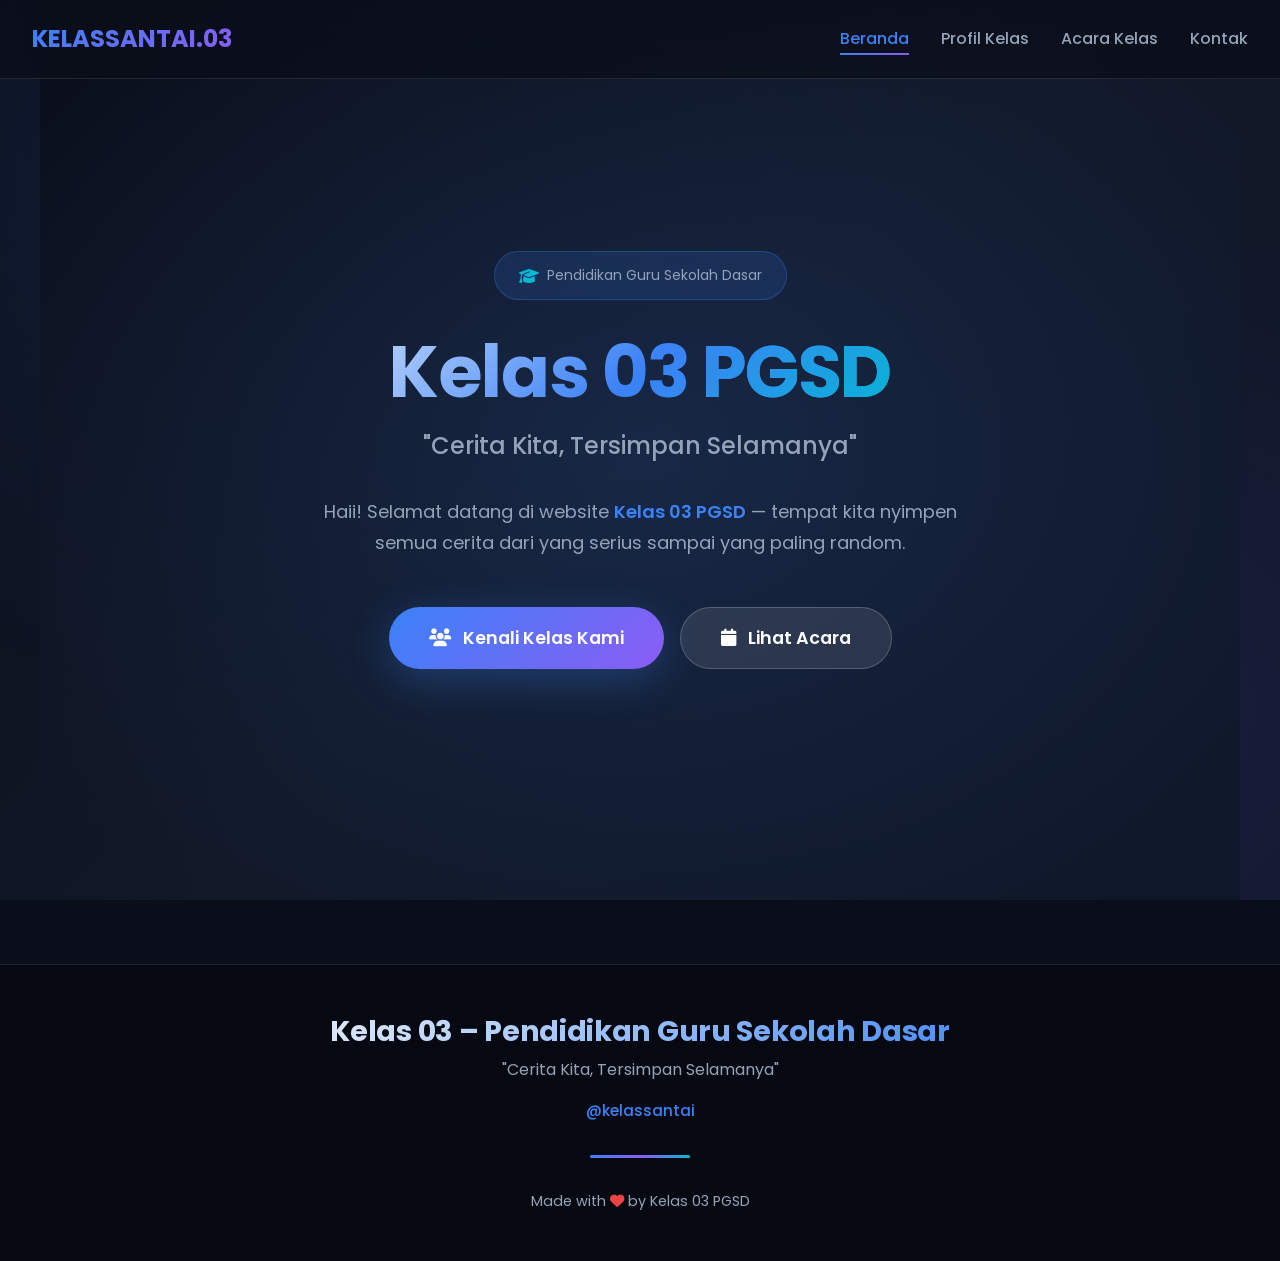
<file: index.html>
<!DOCTYPE html>
<html lang="id">
<head>
    <meta charset="UTF-8">
    <meta name="viewport" content="width=device-width, initial-scale=1.0">
    <title>Beranda - Kelas 03 PGSD</title>
    
    <!-- SEO & Social Media Meta Tags -->
    <meta name="description" content="Kelas 03 PGSD - Tempat kenangan dan cerita perjalanan akademik kami. Made with love by Kelas 03 PGSD.">
    <meta name="keywords" content="Kelas 03, PGSD, Pendidikan Guru Sekolah Dasar, Universitas Terbuka">
    <meta name="author" content="Kelas 03 PGSD">
    <meta name="theme-color" content="#0a0e1a">
    
    <!-- Open Graph / Facebook -->
    <meta property="og:type" content="website">
    <meta property="og:url" content="https://kelassantai.github.io/03/">
    <meta property="og:title" content="Kelas 03 PGSD - Cerita Kita, Tersimpan Selamanya">
    <meta property="og:description" content="Kelas 03 PGSD - Tempat kenangan dan cerita perjalanan akademik kami. Made with love by Kelas 03 PGSD.">
    <meta property="og:image" content="https://kelassantai.github.io/03/logo-kelas-png.png">
    
    <!-- Twitter -->
    <meta property="twitter:card" content="summary_large_image">
    <meta property="twitter:url" content="https://kelassantai.github.io/03/">
    <meta property="twitter:title" content="Kelas 03 PGSD - Cerita Kita, Tersimpan Selamanya">
    <meta property="twitter:description" content="Kelas 03 PGSD - Tempat kenangan dan cerita perjalanan akademik kami. Made with love by Kelas 03 PGSD.">
    <meta property="twitter:image" content="https://kelassantai.github.io/03/logo-kelas-png.png">
    
    <!-- WhatsApp / LINE / Chat Apps -->
    <meta property="og:image:width" content="1200">
    <meta property="og:image:height" content="630">
    
    <link rel="preconnect" href="https://fonts.googleapis.com">
    <link rel="preconnect" href="https://fonts.gstatic.com" crossorigin>
    <link href="https://fonts.googleapis.com/css2?family=Poppins:wght@300;400;500;600;700&display=swap" rel="stylesheet">
    <link rel="stylesheet" href="https://cdnjs.cloudflare.com/ajax/libs/font-awesome/6.4.0/css/all.min.css">
    <link rel="stylesheet" href="style.css">
    <link rel="icon" type="image/png" href="logo-kelas-png.png">
</head>
<body>
    <!-- Logo Popup Overlay -->
    <div class="logo-popup" id="logoPopup">
        <img src="logo-kelas-png.png" alt="Logo Kelas 03" class="logo-popup-image">
    </div>

    <!-- Background Layers -->
    <div class="bg-layer bg-layer-1"></div>
    <div class="bg-layer bg-layer-2"></div>
    <div class="bg-layer bg-layer-3"></div>

    <!-- Navbar -->
    <nav class="navbar">
        <a href="index.html" class="nav-logo">KELASSANTAI.03</a>
        <ul class="nav-links" id="navLinks">
            <li><a href="index.html" class="active">Beranda</a></li>
            <li><a href="Profil Kelas.html">Profil Kelas</a></li>
            <li><a href="Acara kelas.html">Acara Kelas</a></li>
            <li><a href="Kontak.html">Kontak</a></li>
        </ul>
        <button class="mobile-menu-btn" id="mobileMenuBtn">
            <i class="fas fa-bars"></i>
        </button>
    </nav>

    <!-- Hero Section -->
    <section class="hero" id="beranda">
        <div class="hero-bg">
            <div class="hero-bg-gradient"></div>
            <div class="hero-bg-glow"></div>
        </div>
        
        <div class="hero-content">
            <div class="hero-badge">
                <i class="fas fa-graduation-cap"></i>
                <span>Pendidikan Guru Sekolah Dasar</span>
            </div>
            
            <h1>Kelas 03 <span class="highlight">PGSD</span></h1>
            
            <p class="hero-tagline">"Cerita Kita, Tersimpan Selamanya"</p>
            
            <p class="hero-subtitle">
                Haii! Selamat datang di website <span class="highlight">Kelas 03 PGSD</span> — tempat kita nyimpen semua cerita dari yang serius sampai yang paling random.
            </p>
            
            <div class="hero-cta">
                <a href="Profil Kelas.html" class="cta-button">
                    <i class="fas fa-users"></i>
                    Kenali Kelas Kami
                </a>
                <a href="Acara kelas.html" class="cta-button secondary">
                    <i class="fas fa-calendar"></i>
                    Lihat Acara
                </a>
            </div>
        </div>
        
    </section>

    <!-- Footer -->
    <footer class="footer">
        <div class="footer-content">
            <h2 class="footer-title">Kelas 03 – Pendidikan Guru Sekolah Dasar</h2>
            <p class="footer-tagline">"Cerita Kita, Tersimpan Selamanya"</p>
            <p class="footer-username">@kelassantai</p>
            
            <div class="footer-divider"></div>
            
            <p class="footer-bottom">
                Made with <i class="fas fa-heart"></i> by Kelas 03 PGSD
            </p>
        </div>
    </footer>

    <script>
        // Mobile Menu Toggle
        const mobileMenuBtn = document.getElementById('mobileMenuBtn');
        const navLinks = document.getElementById('navLinks');

        mobileMenuBtn.addEventListener('click', () => {
            navLinks.classList.toggle('active');
            const icon = mobileMenuBtn.querySelector('i');
            icon.classList.toggle('fa-bars');
            icon.classList.toggle('fa-times');
        });

        // Close mobile menu when clicking a link
        document.querySelectorAll('.nav-links a').forEach(link => {
            link.addEventListener('click', () => {
                navLinks.classList.remove('active');
                const icon = mobileMenuBtn.querySelector('i');
                icon.classList.add('fa-bars');
                icon.classList.remove('fa-times');
            });
        });

        // Logo Popup
        const logoPopup = document.getElementById('logoPopup');
        const navLogo = document.querySelector('.nav-logo');

        if (navLogo && logoPopup) {
            navLogo.style.cursor = 'pointer';
            
            navLogo.addEventListener('click', (e) => {
                e.preventDefault();
                logoPopup.classList.add('active');
                
                // Hide after 2 seconds
                setTimeout(() => {
                    logoPopup.classList.remove('active');
                }, 2000);
            });

            // Close on click outside
            logoPopup.addEventListener('click', () => {
                logoPopup.classList.remove('active');
            });
        }
    </script>
</body>
</html>
</file>
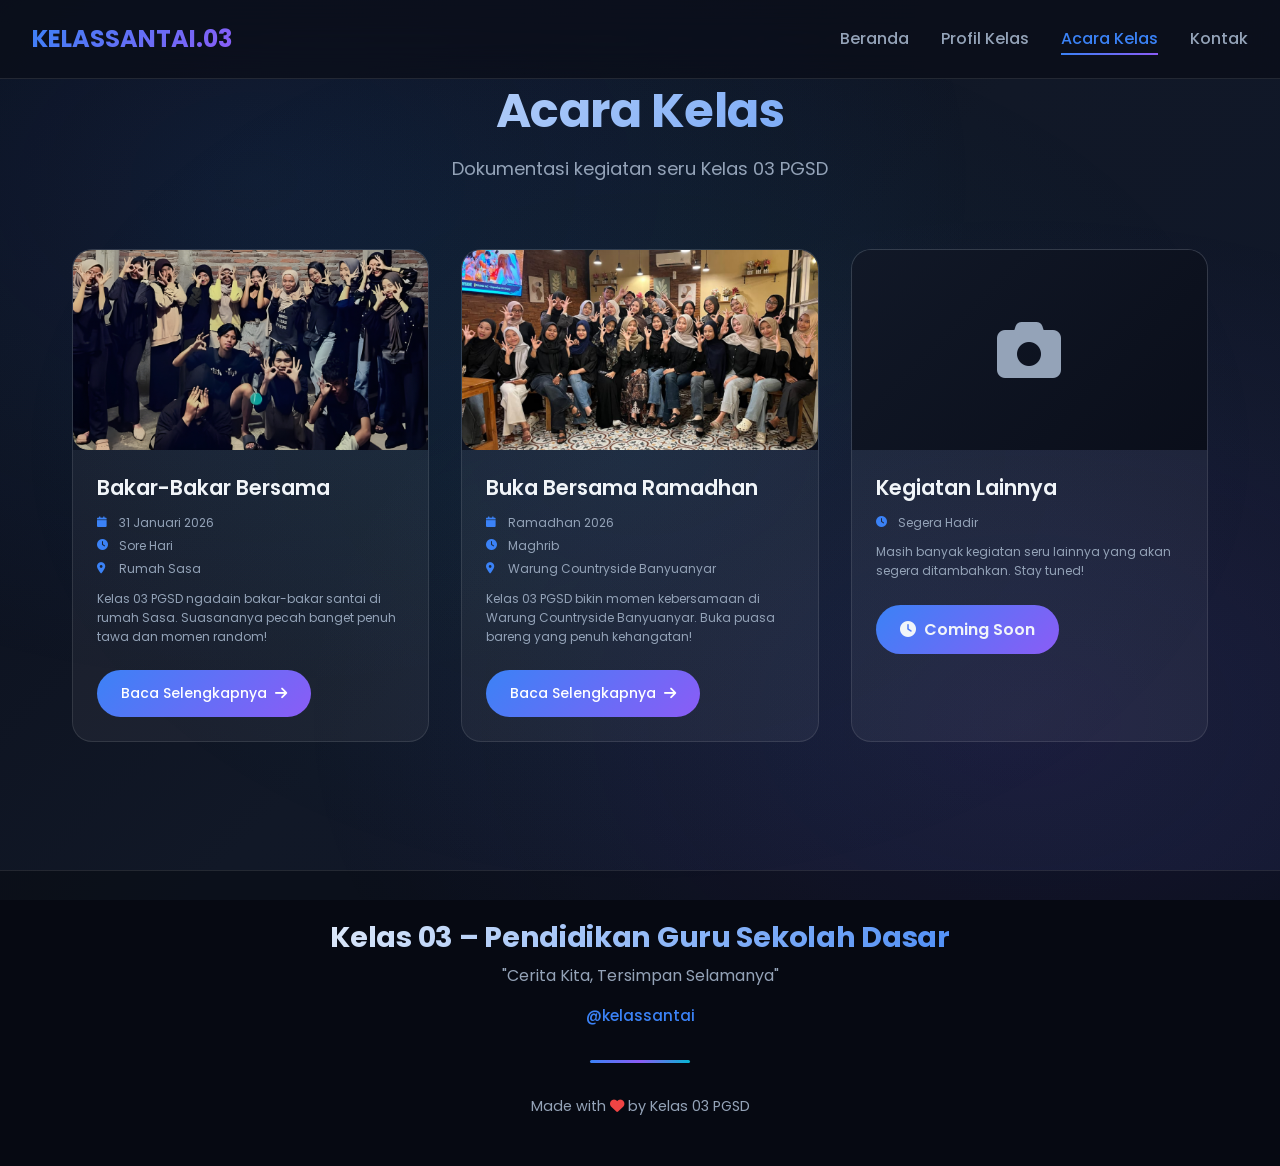
<file: Acara kelas.html>
<!DOCTYPE html>
<html lang="id">
<head>
    <meta charset="UTF-8">
    <meta name="viewport" content="width=device-width, initial-scale=1.0">
    <title>Acara Kelas - Kelas 03 PGSD</title>
    
    <!-- SEO & Social Media Meta Tags -->
    <meta name="description" content="Dokumentasi kegiatan seru Kelas 03 PGSD - Bakar-bakar, Buka Bersama, dan masih banyak lagi!">
    <meta name="keywords" content="Kelas 03, PGSD, Acara Kelas, Dokumentasi, Kegiatan">
    <meta name="theme-color" content="#0a0e1a">
    
    <!-- Open Graph / Facebook -->
    <meta property="og:type" content="website">
    <meta property="og:url" content="https://kelassantai.github.io/03/Acara%20kelas.html">
    <meta property="og:title" content="Acara Kelas - Kelas 03 PGSD">
    <meta property="og:description" content="Dokumentasi kegiatan seru Kelas 03 PGSD - Bakar-bakar, Buka Bersama, dan masih banyak lagi!">
    <meta property="og:image" content="https://kelassantai.github.io/03/Untitled-design.jpg">
    
    <!-- Twitter -->
    <meta property="twitter:card" content="summary_large_image">
    <meta property="twitter:url" content="https://kelassantai.github.io/03/Acara%20kelas.html">
    <meta property="twitter:title" content="Acara Kelas - Kelas 03 PGSD">
    <meta property="twitter:description" content="Dokumentasi kegiatan seru Kelas 03 PGSD - Bakar-bakar, Buka Bersama, dan masih banyak lagi!">
    <meta property="twitter:image" content="https://kelassantai.github.io/03/Untitled-design.jpg">
    
    <link rel="preconnect" href="https://fonts.googleapis.com">
    <link rel="preconnect" href="https://fonts.gstatic.com" crossorigin>
    <link href="https://fonts.googleapis.com/css2?family=Poppins:wght@300;400;500;600;700&display=swap" rel="stylesheet">
    <link rel="stylesheet" href="https://cdnjs.cloudflare.com/ajax/libs/font-awesome/6.4.0/css/all.min.css">
    <link rel="stylesheet" href="style.css">
    <link rel="icon" type="image/png" href="logo-kelas-png.png">
</head>
<body>
    <!-- Logo Popup Overlay -->
    <div class="logo-popup" id="logoPopup">
        <img src="logo-kelas-png.png" alt="Logo Kelas 03" class="logo-popup-image">
    </div>

    <!-- Background Layers -->
    <div class="bg-layer bg-layer-1"></div>
    <div class="bg-layer bg-layer-2"></div>
    <div class="bg-layer bg-layer-3"></div>

    <!-- Navbar -->
    <nav class="navbar">
        <a href="index.html" class="nav-logo">KELASSANTAI.03</a>
        <ul class="nav-links" id="navLinks">
            <li><a href="index.html">Beranda</a></li>
            <li><a href="Profil Kelas.html">Profil Kelas</a></li>
            <li><a href="Acara kelas.html" class="active">Acara Kelas</a></li>
            <li><a href="Kontak.html">Kontak</a></li>
        </ul>
        <button class="mobile-menu-btn" id="mobileMenuBtn">
            <i class="fas fa-bars"></i>
        </button>
    </nav>

    <!-- Acara Kelas Section -->
    <section id="acara" class="page-content">
        <div class="section-header">
            <h2>Acara Kelas</h2>
            <p>Dokumentasi kegiatan seru Kelas 03 PGSD</p>
        </div>

        <!-- Activity Cards Grid -->
        <div class="activity-grid">
            <!-- Activity Card 1: Bakar-Bakar -->
            <div class="activity-card">
                <div class="activity-image">
                    <img src="Untitled-design.jpg" alt="Bakar-Bakar" class="activity-img">
                </div>
                <div class="activity-content">
                    <div class="narasi-box">
                        <h3>Bakar-Bakar Bersama</h3>
                        <p class="tanggal"><i class="fas fa-calendar"></i> 31 Januari 2026</p>
                        <p class="waktu"><i class="fas fa-clock"></i> Sore Hari</p>
                        <p class="lokasi"><i class="fas fa-map-marker-alt"></i> Rumah Sasa</p>
                        <p class="narasi">Kelas 03 PGSD ngadain bakar-bakar santai di rumah Sasa. Suasananya pecah banget penuh tawa dan momen random!</p>
                    </div>
                    <a href="bakar-bakar.html" class="read-more-btn">
                        Baca Selengkapnya
                        <i class="fas fa-arrow-right"></i>
                    </a>
                </div>
            </div>

            <!-- Activity Card 2: Buka Bersama -->
            <div class="activity-card">
                <div class="activity-image">
                    <img src="buka-bersama.jpg" alt="Buka Bersama" class="activity-img">
                </div>
                <div class="activity-content">
                    <div class="narasi-box">
                        <h3>Buka Bersama Ramadhan</h3>
                        <p class="tanggal"><i class="fas fa-calendar"></i> Ramadhan 2026</p>
                        <p class="waktu"><i class="fas fa-clock"></i> Maghrib</p>
                        <p class="lokasi"><i class="fas fa-map-marker-alt"></i> Warung Countryside Banyuanyar</p>
                        <p class="narasi">Kelas 03 PGSD bikin momen kebersamaan di Warung Countryside Banyuanyar. Buka puasa bareng yang penuh kehangatan!</p>
                    </div>
                    <a href="buka bersama.html" class="read-more-btn">
                        Baca Selengkapnya
                        <i class="fas fa-arrow-right"></i>
                    </a>
                </div>
            </div>

            <!-- Activity Card 3: Coming Soon -->
            <div class="activity-card">
                <div class="activity-image">
                    <i class="fas fa-camera" style="font-size: 4rem; color: var(--text-secondary);"></i>
                </div>
                <div class="activity-content">
                    <div class="narasi-box">
                        <h3>Kegiatan Lainnya</h3>
                        <p class="waktu"><i class="fas fa-clock"></i> Segera Hadir</p>
                        <p class="narasi">Masih banyak kegiatan seru lainnya yang akan segera ditambahkan. Stay tuned!</p>
                    </div>
                    <span class="coming-soon-badge" style="display: inline-flex; margin-top: 0;">
                        <i class="fas fa-clock"></i>
                        Coming Soon
                    </span>
                </div>
            </div>
        </div>
    </section>

    <!-- Footer -->
    <footer class="footer">
        <div class="footer-content">
            <h2 class="footer-title">Kelas 03 – Pendidikan Guru Sekolah Dasar</h2>
            <p class="footer-tagline">"Cerita Kita, Tersimpan Selamanya"</p>
            <p class="footer-username">@kelassantai</p>
            
            <div class="footer-divider"></div>
            
            <p class="footer-bottom">
                Made with <i class="fas fa-heart"></i> by Kelas 03 PGSD
            </p>
        </div>
    </footer>

    <script>
        // Mobile Menu Toggle
        const mobileMenuBtn = document.getElementById('mobileMenuBtn');
        const navLinks = document.getElementById('navLinks');

        mobileMenuBtn.addEventListener('click', () => {
            navLinks.classList.toggle('active');
            const icon = mobileMenuBtn.querySelector('i');
            icon.classList.toggle('fa-bars');
            icon.classList.toggle('fa-times');
        });

        // Close mobile menu when clicking a link
        document.querySelectorAll('.nav-links a').forEach(link => {
            link.addEventListener('click', () => {
                navLinks.classList.remove('active');
                const icon = mobileMenuBtn.querySelector('i');
                icon.classList.add('fa-bars');
                icon.classList.remove('fa-times');
            });
        });

        // Logo Popup
        const logoPopup = document.getElementById('logoPopup');
        const navLogo = document.querySelector('.nav-logo');

        if (navLogo && logoPopup) {
            navLogo.style.cursor = 'pointer';
            
            navLogo.addEventListener('click', (e) => {
                e.preventDefault();
                logoPopup.classList.add('active');
                
                setTimeout(() => {
                    logoPopup.classList.remove('active');
                }, 2000);
            });

            logoPopup.addEventListener('click', () => {
                logoPopup.classList.remove('active');
            });
        }
    </script>
</body>
</html>
</file>
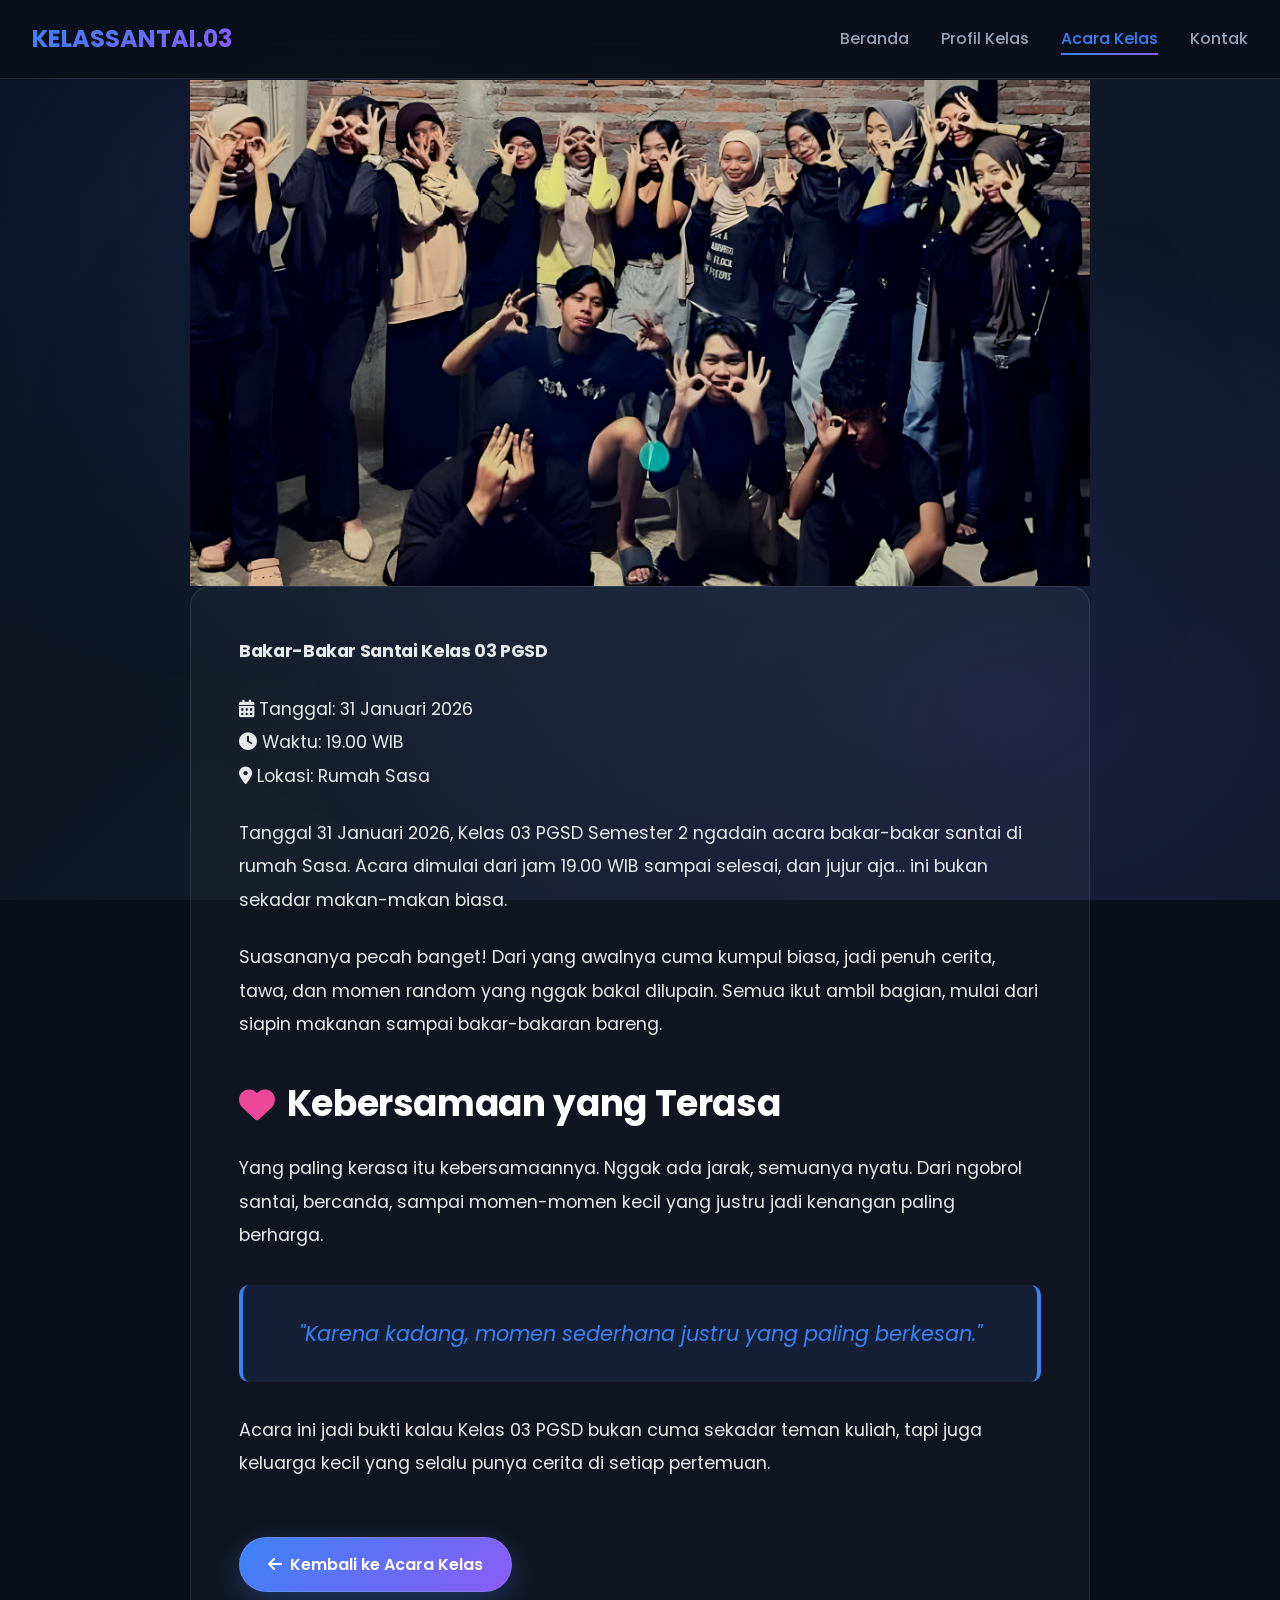
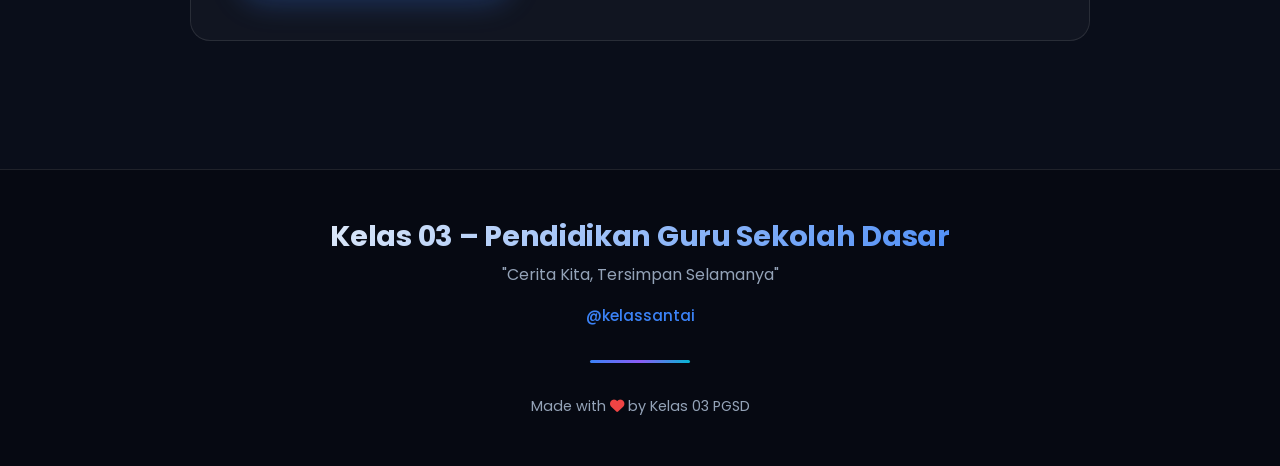
<file: bakar-bakar.html>
<!DOCTYPE html>
<html lang="id">
<head>
    <meta charset="UTF-8">
    <meta name="viewport" content="width=device-width, initial-scale=1.0">
    <title>Bakar-Bakar Bersama - Kelas 03 PGSD</title>
    
    <!-- SEO & Social Media Meta Tags -->
    <meta name="description" content="Momen bakar-bakar santai Kelas 03 PGSD di rumah Sasa - Suasana pecah penuh tawa dan kenangan!">
    <meta name="keywords" content="Kelas 03, PGSD, Bakar-bakar, Kegiatan">
    <meta name="theme-color" content="#0a0e1a">
    
    <!-- Open Graph / Facebook -->
    <meta property="og:type" content="website">
    <meta property="og:url" content="https://kelassantai.github.io/03/bakar-bakar.html">
    <meta property="og:title" content="Bakar-Bakar Bersama - Kelas 03 PGSD">
    <meta property="og:description" content="Momen bakar-bakar santai Kelas 03 PGSD di rumah Sasa - Suasana pecah penuh tawa dan kenangan!">
    <meta property="og:image" content="https://kelassantai.github.io/03/Untitled-design.jpg">
    
    <!-- Twitter -->
    <meta property="twitter:card" content="summary_large_image">
    <meta property="twitter:url" content="https://kelassantai.github.io/03/bakar-bakar.html">
    <meta property="twitter:title" content="Bakar-Bakar Bersama - Kelas 03 PGSD">
    <meta property="twitter:description" content="Momen bakar-bakar santai Kelas 03 PGSD di rumah Sasa - Suasana pecah penuh tawa dan kenangan!">
    <meta property="twitter:image" content="https://kelassantai.github.io/03/Untitled-design.jpg">
    
    <link rel="preconnect" href="https://fonts.googleapis.com">
    <link rel="preconnect" href="https://fonts.gstatic.com" crossorigin>
    <link href="https://fonts.googleapis.com/css2?family=Poppins:wght@300;400;500;600;700&display=swap" rel="stylesheet">
    <link rel="stylesheet" href="https://cdnjs.cloudflare.com/ajax/libs/font-awesome/6.4.0/css/all.min.css">
    <link rel="stylesheet" href="style.css">
    <link rel="icon" type="image/png" href="logo-kelas-png.png">
</head>
<body>
    <!-- Logo Popup Overlay -->
    <div class="logo-popup" id="logoPopup">
        <img src="logo-kelas-png.png" alt="Logo Kelas 03" class="logo-popup-image">
    </div>

    <!-- Background Layers -->
    <div class="bg-layer bg-layer-1"></div>
    <div class="bg-layer bg-layer-2"></div>
    <div class="bg-layer bg-layer-3"></div>

    <!-- Navbar -->
    <nav class="navbar">
        <a href="index.html" class="nav-logo">KELASSANTAI.03</a>
        <ul class="nav-links" id="navLinks">
            <li><a href="index.html">Beranda</a></li>
            <li><a href="Profil Kelas.html">Profil Kelas</a></li>
            <li><a href="Acara kelas.html" class="active">Acara Kelas</a></li>
            <li><a href="Kontak.html">Kontak</a></li>
        </ul>
        <button class="mobile-menu-btn" id="mobileMenuBtn">
            <i class="fas fa-bars"></i>
        </button>
    </nav>

    <!-- Article Section -->
    <section class="page-content article-section">
        <div class="article-container">
            <!-- Article Header Image -->
            <div class="article-header">
                <img src="Untitled-design.jpg" alt="Bakar-Bakar Kelas 03 PGSD" class="article-image" style="aspect-ratio: 4000/2250;">
            </div>

            <!-- Article Content -->
            <div class="article-body">
                <p class="article-lead">
                    <strong>Bakar-Bakar Santai Kelas 03 PGSD</strong>
                </p>
                <p>
                    <i class="fas fa-calendar-alt"></i> Tanggal: 31 Januari 2026<br>
                    <i class="fas fa-clock"></i> Waktu: 19.00 WIB<br>
                    <i class="fas fa-map-marker-alt"></i> Lokasi: Rumah Sasa
                </p>
                <p>
                    Tanggal 31 Januari 2026, Kelas 03 PGSD Semester 2 ngadain acara bakar-bakar santai di rumah Sasa. 
                    Acara dimulai dari jam 19.00 WIB sampai selesai, dan jujur aja… ini bukan sekadar makan-makan biasa.
                </p>

                <p>
                    Suasananya pecah banget! Dari yang awalnya cuma kumpul biasa, jadi penuh cerita, tawa, dan momen random yang nggak bakal dilupain. 
                    Semua ikut ambil bagian, mulai dari siapin makanan sampai bakar-bakaran bareng.
                </p>

                <h2><i class="fas fa-heart"></i> Kebersamaan yang Terasa</h2>
                
                <p>
                    Yang paling kerasa itu kebersamaannya. Nggak ada jarak, semuanya nyatu. Dari ngobrol santai, bercanda, sampai momen-momen kecil yang justru jadi kenangan paling berharga.
                </p>

                <blockquote class="article-quote">
                    "Karena kadang, momen sederhana justru yang paling berkesan."
                </blockquote>

                <p>
                    Acara ini jadi bukti kalau Kelas 03 PGSD bukan cuma sekadar teman kuliah, tapi juga keluarga kecil yang selalu punya cerita di setiap pertemuan.
                </p>

                <!-- Back Button -->
                <a href="Acara kelas.html" class="back-btn">
                    <i class="fas fa-arrow-left"></i>
                    Kembali ke Acara Kelas
                </a>
            </div>
        </div>
    </section>

    <!-- Footer -->
    <footer class="footer">
        <div class="footer-content">
            <h2 class="footer-title">Kelas 03 – Pendidikan Guru Sekolah Dasar</h2>
            <p class="footer-tagline">"Cerita Kita, Tersimpan Selamanya"</p>
            <p class="footer-username">@kelassantai</p>
            
            <div class="footer-divider"></div>
            
            <p class="footer-bottom">
                Made with <i class="fas fa-heart"></i> by Kelas 03 PGSD
            </p>
        </div>
    </footer>

    <script>
        // Mobile Menu Toggle
        const mobileMenuBtn = document.getElementById('mobileMenuBtn');
        const navLinks = document.getElementById('navLinks');

        mobileMenuBtn.addEventListener('click', () => {
            navLinks.classList.toggle('active');
            const icon = mobileMenuBtn.querySelector('i');
            icon.classList.toggle('fa-bars');
            icon.classList.toggle('fa-times');
        });

        // Close mobile menu when clicking a link
        document.querySelectorAll('.nav-links a').forEach(link => {
            link.addEventListener('click', () => {
                navLinks.classList.remove('active');
                const icon = mobileMenuBtn.querySelector('i');
                icon.classList.add('fa-bars');
                icon.classList.remove('fa-times');
            });
        });

        // Logo Popup
        const logoPopup = document.getElementById('logoPopup');
        const navLogo = document.querySelector('.nav-logo');

        if (navLogo && logoPopup) {
            navLogo.style.cursor = 'pointer';
            
            navLogo.addEventListener('click', (e) => {
                e.preventDefault();
                logoPopup.classList.add('active');
                
                setTimeout(() => {
                    logoPopup.classList.remove('active');
                }, 2000);
            });

            logoPopup.addEventListener('click', () => {
                logoPopup.classList.remove('active');
            });
        }
    </script>
</body>
</html>
</file>
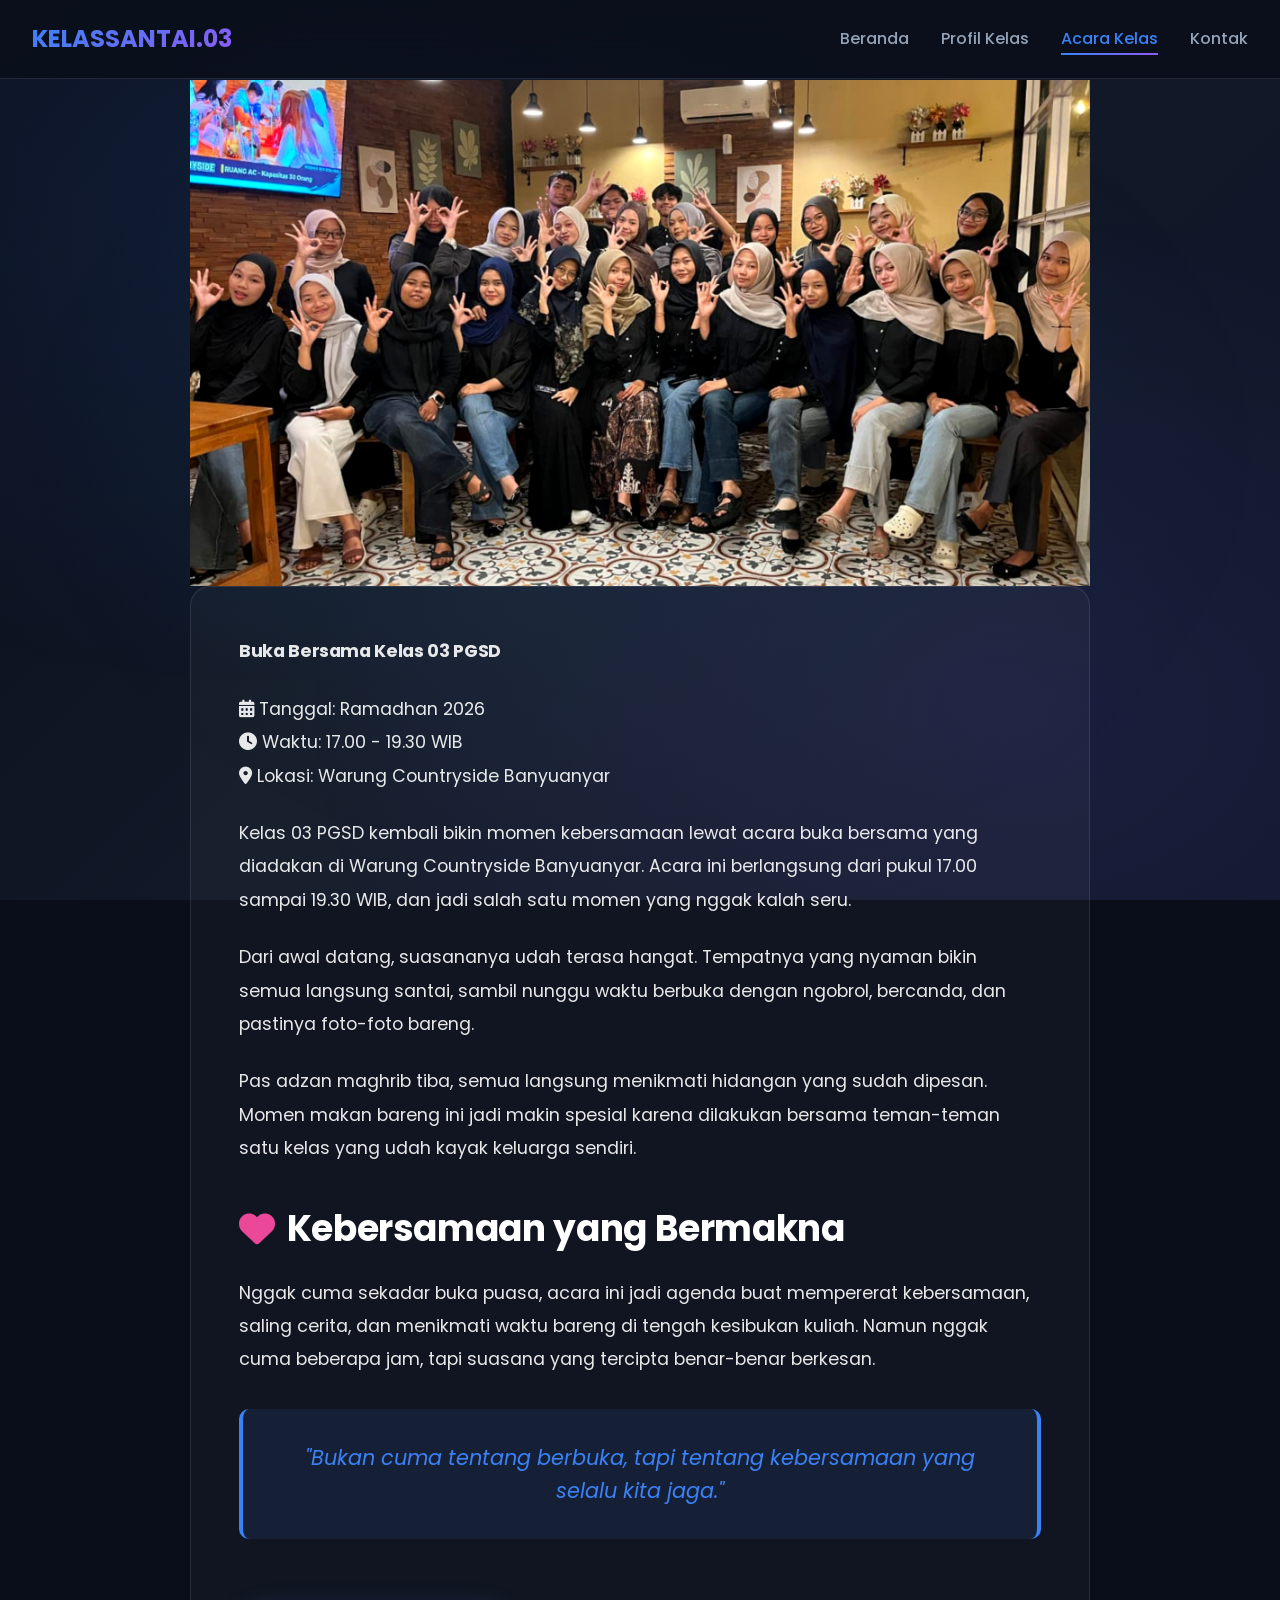
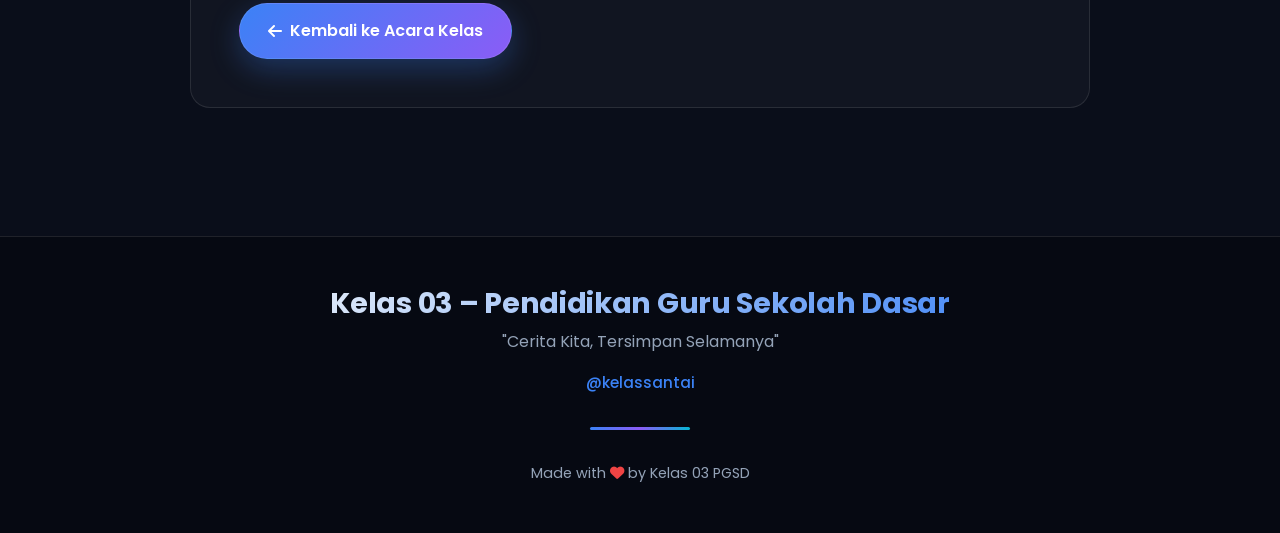
<file: buka bersama.html>
<!DOCTYPE html>
<html lang="id">
<head>
    <meta charset="UTF-8">
    <meta name="viewport" content="width=device-width, initial-scale=1.0">
    <title>Buka Bersama - Kelas 03 PGSD</title>
    
    <!-- SEO & Social Media Meta Tags -->
    <meta name="description" content="Momen buka bersama Kelas 03 PGSD di Warung Countryside Banyuanty - Penuh kehangatan dan kebersamaan!">
    <meta name="keywords" content="Kelas 03, PGSD, Buka Bersama, Ramadhan">
    <meta name="theme-color" content="#0a0e1a">
    
    <!-- Open Graph / Facebook -->
    <meta property="og:type" content="website">
    <meta property="og:url" content="https://kelassantai.github.io/03/buka%20bersama.html">
    <meta property="og:title" content="Buka Bersama - Kelas 03 PGSD">
    <meta property="og:description" content="Momen buka bersama Kelas 03 PGSD di Warung Countryside Banyuanty - Penuh kehangatan dan kebersamaan!">
    <meta property="og:image" content="https://kelassantai.github.io/03/buka-bersama.jpg">
    
    <!-- Twitter -->
    <meta property="twitter:card" content="summary_large_image">
    <meta property="twitter:url" content="https://kelassantai.github.io/03/buka%20bersama.html">
    <meta property="twitter:title" content="Buka Bersama - Kelas 03 PGSD">
    <meta property="twitter:description" content="Momen buka bersama Kelas 03 PGSD di Warung Countryside Banyuanty - Penuh kehangatan dan kebersamaan!">
    <meta property="twitter:image" content="https://kelassantai.github.io/03/buka-bersama.jpg">
    
    <link rel="preconnect" href="https://fonts.googleapis.com">
    <link rel="preconnect" href="https://fonts.gstatic.com" crossorigin>
    <link href="https://fonts.googleapis.com/css2?family=Poppins:wght@300;400;500;600;700&display=swap" rel="stylesheet">
    <link rel="stylesheet" href="https://cdnjs.cloudflare.com/ajax/libs/font-awesome/6.4.0/css/all.min.css">
    <link rel="stylesheet" href="style.css">
    <link rel="icon" type="image/png" href="logo-kelas-png.png">
</head>
<body>
    <!-- Logo Popup Overlay -->
    <div class="logo-popup" id="logoPopup">
        <img src="logo-kelas-png.png" alt="Logo Kelas 03" class="logo-popup-image">
    </div>

    <!-- Background Layers -->
    <div class="bg-layer bg-layer-1"></div>
    <div class="bg-layer bg-layer-2"></div>
    <div class="bg-layer bg-layer-3"></div>

    <!-- Navbar -->
    <nav class="navbar">
        <a href="index.html" class="nav-logo">KELASSANTAI.03</a>
        <ul class="nav-links" id="navLinks">
            <li><a href="index.html">Beranda</a></li>
            <li><a href="Profil Kelas.html">Profil Kelas</a></li>
            <li><a href="Acara kelas.html" class="active">Acara Kelas</a></li>
            <li><a href="Kontak.html">Kontak</a></li>
        </ul>
        <button class="mobile-menu-btn" id="mobileMenuBtn">
            <i class="fas fa-bars"></i>
        </button>
    </nav>

    <!-- Article Section -->
    <section class="page-content article-section">
        <div class="article-container">
            <!-- Article Header Image -->
            <div class="article-header">
                <img src="buka-bersama.jpg" alt="Buka Bersama Kelas 03 PGSD" class="article-image" style="aspect-ratio: 4000/2250;">
            </div>

            <!-- Article Content -->
            <div class="article-body">
                <p class="article-lead">
                    <strong>Buka Bersama Kelas 03 PGSD</strong>
                </p>
                <p>
                    <i class="fas fa-calendar-alt"></i> Tanggal: Ramadhan 2026<br>
                    <i class="fas fa-clock"></i> Waktu: 17.00 - 19.30 WIB<br>
                    <i class="fas fa-map-marker-alt"></i> Lokasi: Warung Countryside Banyuanyar
                </p>
                <p>
                    Kelas 03 PGSD kembali bikin momen kebersamaan lewat acara buka bersama yang diadakan di Warung Countryside Banyuanyar. 
                    Acara ini berlangsung dari pukul 17.00 sampai 19.30 WIB, dan jadi salah satu momen yang nggak kalah seru.
                </p>

                <p>
                    Dari awal datang, suasananya udah terasa hangat. Tempatnya yang nyaman bikin semua langsung santai, sambil nunggu waktu berbuka dengan ngobrol, bercanda, dan pastinya foto-foto bareng.
                </p>

                <p>
                    Pas adzan maghrib tiba, semua langsung menikmati hidangan yang sudah dipesan. Momen makan bareng ini jadi makin spesial karena dilakukan bersama teman-teman satu kelas yang udah kayak keluarga sendiri.
                </p>

                <h2><i class="fas fa-heart"></i> Kebersamaan yang Bermakna</h2>
                
                <p>
                    Nggak cuma sekadar buka puasa, acara ini jadi agenda buat mempererat kebersamaan, saling cerita, dan menikmati waktu bareng di tengah kesibukan kuliah. Namun nggak cuma beberapa jam, tapi suasana yang tercipta benar-benar berkesan.
                </p>

                <blockquote class="article-quote">
                    "Bukan cuma tentang berbuka, tapi tentang kebersamaan yang selalu kita jaga."
                </blockquote>

                <!-- Back Button -->
                <a href="Acara kelas.html" class="back-btn">
                    <i class="fas fa-arrow-left"></i>
                    Kembali ke Acara Kelas
                </a>
            </div>
        </div>
    </section>

    <!-- Footer -->
    <footer class="footer">
        <div class="footer-content">
            <h2 class="footer-title">Kelas 03 – Pendidikan Guru Sekolah Dasar</h2>
            <p class="footer-tagline">"Cerita Kita, Tersimpan Selamanya"</p>
            <p class="footer-username">@kelassantai</p>
            
            <div class="footer-divider"></div>
            
            <p class="footer-bottom">
                Made with <i class="fas fa-heart"></i> by Kelas 03 PGSD
            </p>
        </div>
    </footer>

    <script>
        // Mobile Menu Toggle
        const mobileMenuBtn = document.getElementById('mobileMenuBtn');
        const navLinks = document.getElementById('navLinks');

        mobileMenuBtn.addEventListener('click', () => {
            navLinks.classList.toggle('active');
            const icon = mobileMenuBtn.querySelector('i');
            icon.classList.toggle('fa-bars');
            icon.classList.toggle('fa-times');
        });

        // Close mobile menu when clicking a link
        document.querySelectorAll('.nav-links a').forEach(link => {
            link.addEventListener('click', () => {
                navLinks.classList.remove('active');
                const icon = mobileMenuBtn.querySelector('i');
                icon.classList.add('fa-bars');
                icon.classList.remove('fa-times');
            });
        });

        // Logo Popup
        const logoPopup = document.getElementById('logoPopup');
        const navLogo = document.querySelector('.nav-logo');

        if (navLogo && logoPopup) {
            navLogo.style.cursor = 'pointer';
            
            navLogo.addEventListener('click', (e) => {
                e.preventDefault();
                logoPopup.classList.add('active');
                
                setTimeout(() => {
                    logoPopup.classList.remove('active');
                }, 2000);
            });

            logoPopup.addEventListener('click', () => {
                logoPopup.classList.remove('active');
            });
        }
    </script>
</body>
</html>
</file>
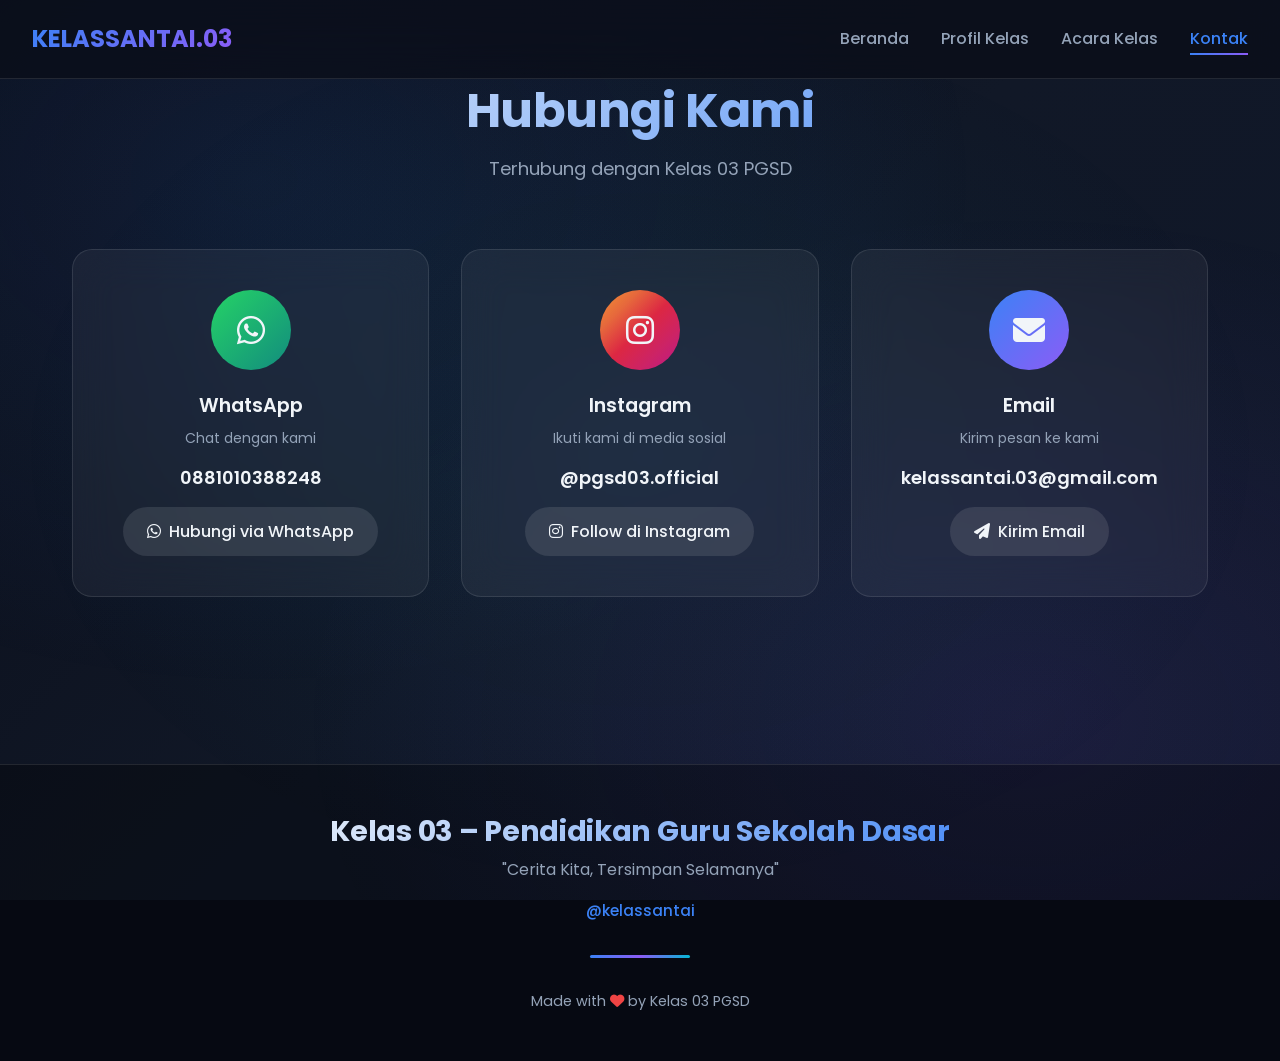
<file: Kontak.html>
<!DOCTYPE html>
<html lang="id">
<head>
    <meta charset="UTF-8">
    <meta name="viewport" content="width=device-width, initial-scale=1.0">
    <title>Kontak - Kelas 03 PGSD</title>
    
    <!-- SEO & Social Media Meta Tags -->
    <meta name="description" content="Hubungi Kelas 03 PGSD melalui WhatsApp, Instagram, atau Email.">
    <meta name="keywords" content="Kelas 03, PGSD, Kontak, WhatsApp, Instagram">
    <meta name="theme-color" content="#0a0e1a">
    
    <!-- Open Graph / Facebook -->
    <meta property="og:type" content="website">
    <meta property="og:url" content="https://kelassantai.github.io/03/Kontak.html">
    <meta property="og:title" content="Kontak - Kelas 03 PGSD">
    <meta property="og:description" content="Hubungi kami melalui WhatsApp, Instagram, atau Email.">
    <meta property="og:image" content="https://kelassantai.github.io/03/logo-kelas-png.png">
    
    <!-- Twitter -->
    <meta property="twitter:card" content="summary_large_image">
    <meta property="twitter:url" content="https://kelassantai.github.io/03/Kontak.html">
    <meta property="twitter:title" content="Kontak - Kelas 03 PGSD">
    <meta property="twitter:description" content="Hubungi kami melalui WhatsApp, Instagram, atau Email.">
    <meta property="twitter:image" content="https://kelassantai.github.io/03/logo-kelas-png.png">
    
    <link rel="preconnect" href="https://fonts.googleapis.com">
    <link rel="preconnect" href="https://fonts.gstatic.com" crossorigin>
    <link href="https://fonts.googleapis.com/css2?family=Poppins:wght@300;400;500;600;700&display=swap" rel="stylesheet">
    <link rel="stylesheet" href="https://cdnjs.cloudflare.com/ajax/libs/font-awesome/6.4.0/css/all.min.css">
    <link rel="stylesheet" href="style.css">
    <link rel="icon" type="image/png" href="logo-kelas-png.png">
</head>
<body>
    <!-- Logo Popup Overlay -->
    <div class="logo-popup" id="logoPopup">
        <img src="logo-kelas-png.png" alt="Logo Kelas 03" class="logo-popup-image">
    </div>

    <!-- Background Layers -->
    <div class="bg-layer bg-layer-1"></div>
    <div class="bg-layer bg-layer-2"></div>
    <div class="bg-layer bg-layer-3"></div>

    <!-- Navbar -->
    <nav class="navbar">
        <a href="index.html" class="nav-logo">KELASSANTAI.03</a>
        <ul class="nav-links" id="navLinks">
            <li><a href="index.html">Beranda</a></li>
            <li><a href="Profil Kelas.html">Profil Kelas</a></li>
            <li><a href="Acara kelas.html">Acara Kelas</a></li>
            <li><a href="Kontak.html" class="active">Kontak</a></li>
        </ul>
        <button class="mobile-menu-btn" id="mobileMenuBtn">
            <i class="fas fa-bars"></i>
        </button>
    </nav>

    <!-- Kontak Section -->
    <section id="kontak" class="page-content">
        <div class="section-header">
            <h2>Hubungi Kami</h2>
            <p>Terhubung dengan Kelas 03 PGSD</p>
        </div>

        <div class="contact-grid">
            <div class="card contact-card whatsapp">
                <div class="contact-icon">
                    <i class="fab fa-whatsapp"></i>
                </div>
                <h3>WhatsApp</h3>
                <p class="contact-label">Chat dengan kami</p>
                <p class="contact-value">0881010388248</p>
                <a href="https://wa.me/62881010388248" class="contact-link" target="_blank">
                    <i class="fab fa-whatsapp"></i>
                    Hubungi via WhatsApp
                </a>
            </div>

            <div class="card contact-card instagram">
                <div class="contact-icon">
                    <i class="fab fa-instagram"></i>
                </div>
                <h3>Instagram</h3>
                <p class="contact-label">Ikuti kami di media sosial</p>
                <p class="contact-value">@pgsd03.official</p>
                <a href="https://instagram.com/pgsd03.official" class="contact-link" target="_blank">
                    <i class="fab fa-instagram"></i>
                    Follow di Instagram
                </a>
            </div>

            <div class="card contact-card email">
                <div class="contact-icon">
                    <i class="fas fa-envelope"></i>
                </div>
                <h3>Email</h3>
                <p class="contact-label">Kirim pesan ke kami</p>
                <p class="contact-value">kelassantai.03@gmail.com</p>
                <a href="mailto:kelassantai.03@gmail.com" class="contact-link">
                    <i class="fas fa-paper-plane"></i>
                    Kirim Email
                </a>
            </div>
        </div>
    </section>

    <!-- Footer -->
    <footer class="footer">
        <div class="footer-content">
            <h2 class="footer-title">Kelas 03 – Pendidikan Guru Sekolah Dasar</h2>
            <p class="footer-tagline">"Cerita Kita, Tersimpan Selamanya"</p>
            <p class="footer-username">@kelassantai</p>
            
            <div class="footer-divider"></div>
            
            <p class="footer-bottom">
                Made with <i class="fas fa-heart"></i> by Kelas 03 PGSD
            </p>
        </div>
    </footer>

    <script>
        // Mobile Menu Toggle
        const mobileMenuBtn = document.getElementById('mobileMenuBtn');
        const navLinks = document.getElementById('navLinks');

        mobileMenuBtn.addEventListener('click', () => {
            navLinks.classList.toggle('active');
            const icon = mobileMenuBtn.querySelector('i');
            icon.classList.toggle('fa-bars');
            icon.classList.toggle('fa-times');
        });

        // Close mobile menu when clicking a link
        document.querySelectorAll('.nav-links a').forEach(link => {
            link.addEventListener('click', () => {
                navLinks.classList.remove('active');
                const icon = mobileMenuBtn.querySelector('i');
                icon.classList.add('fa-bars');
                icon.classList.remove('fa-times');
            });
        });

        // Logo Popup
        const logoPopup = document.getElementById('logoPopup');
        const navLogo = document.querySelector('.nav-logo');

        if (navLogo && logoPopup) {
            navLogo.style.cursor = 'pointer';
            
            navLogo.addEventListener('click', (e) => {
                e.preventDefault();
                logoPopup.classList.add('active');
                
                setTimeout(() => {
                    logoPopup.classList.remove('active');
                }, 2000);
            });

            logoPopup.addEventListener('click', () => {
                logoPopup.classList.remove('active');
            });
        }
    </script>
</body>
</html>
</file>
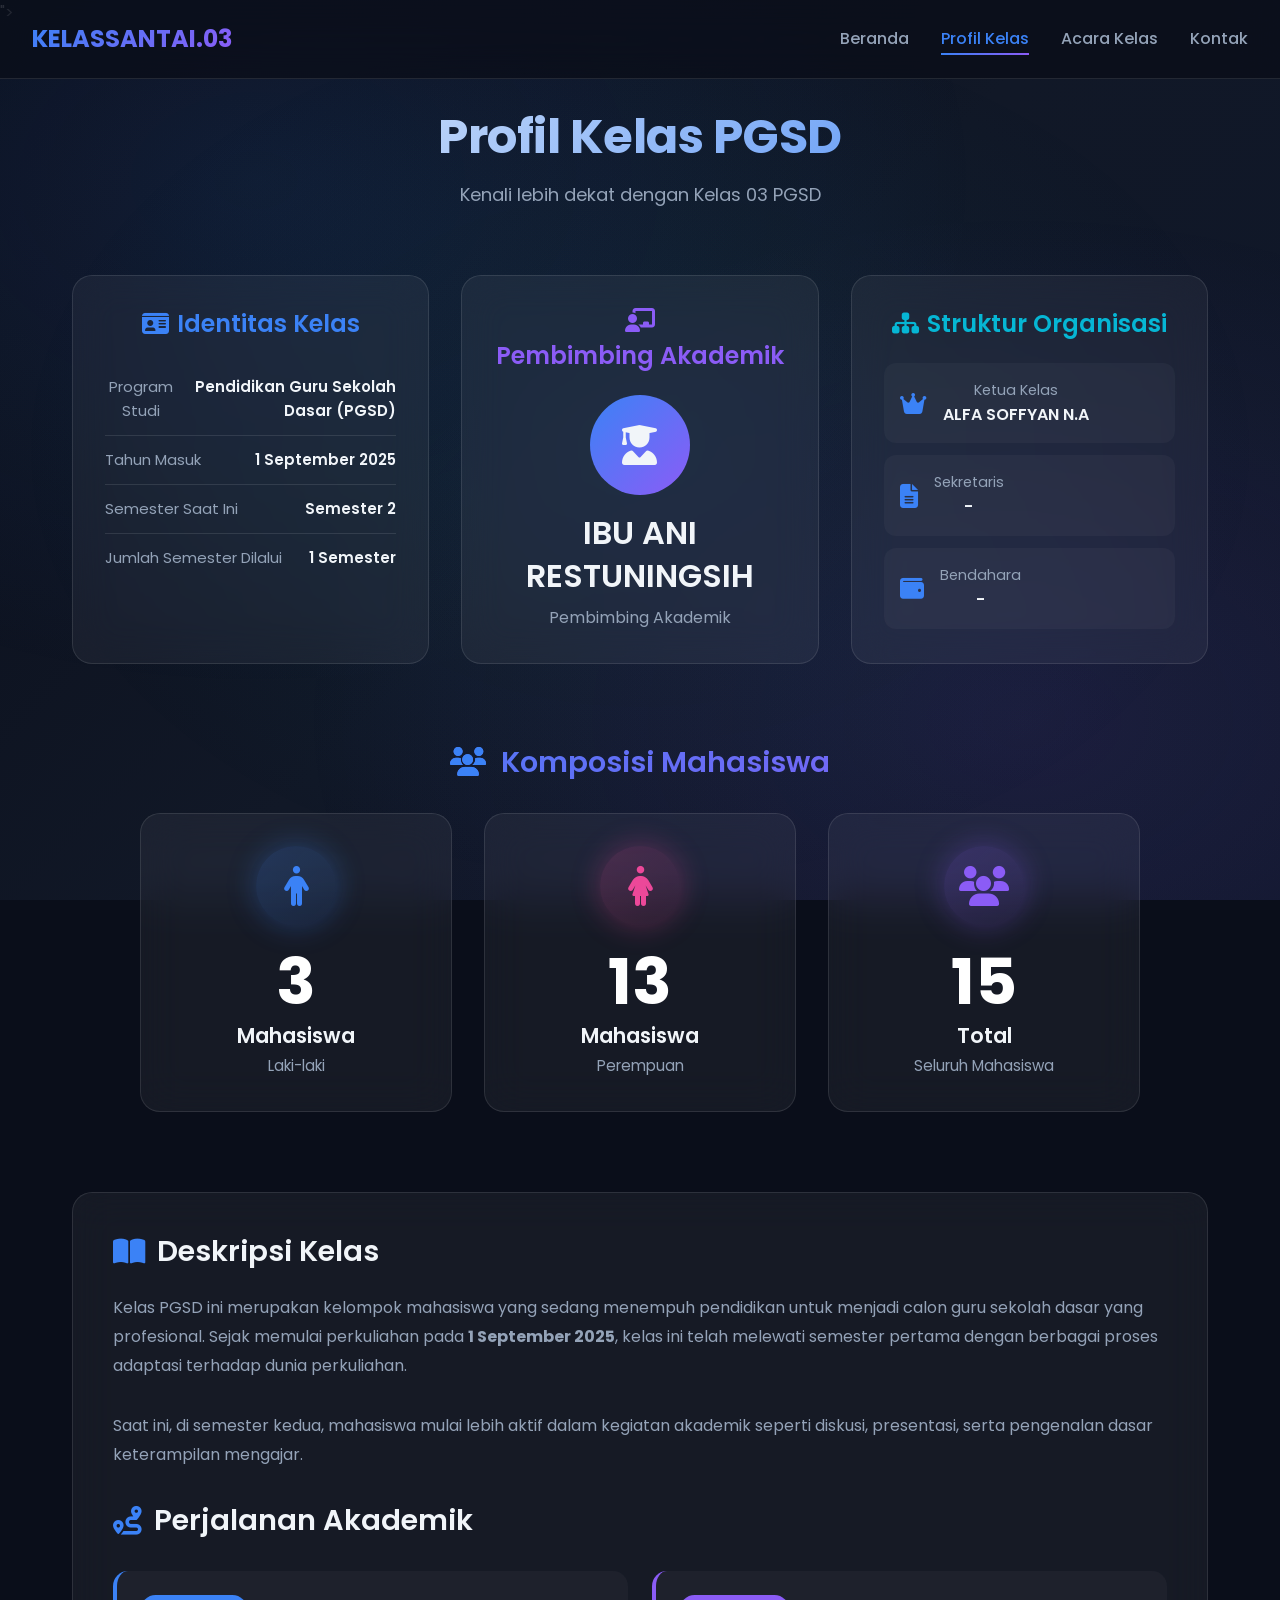
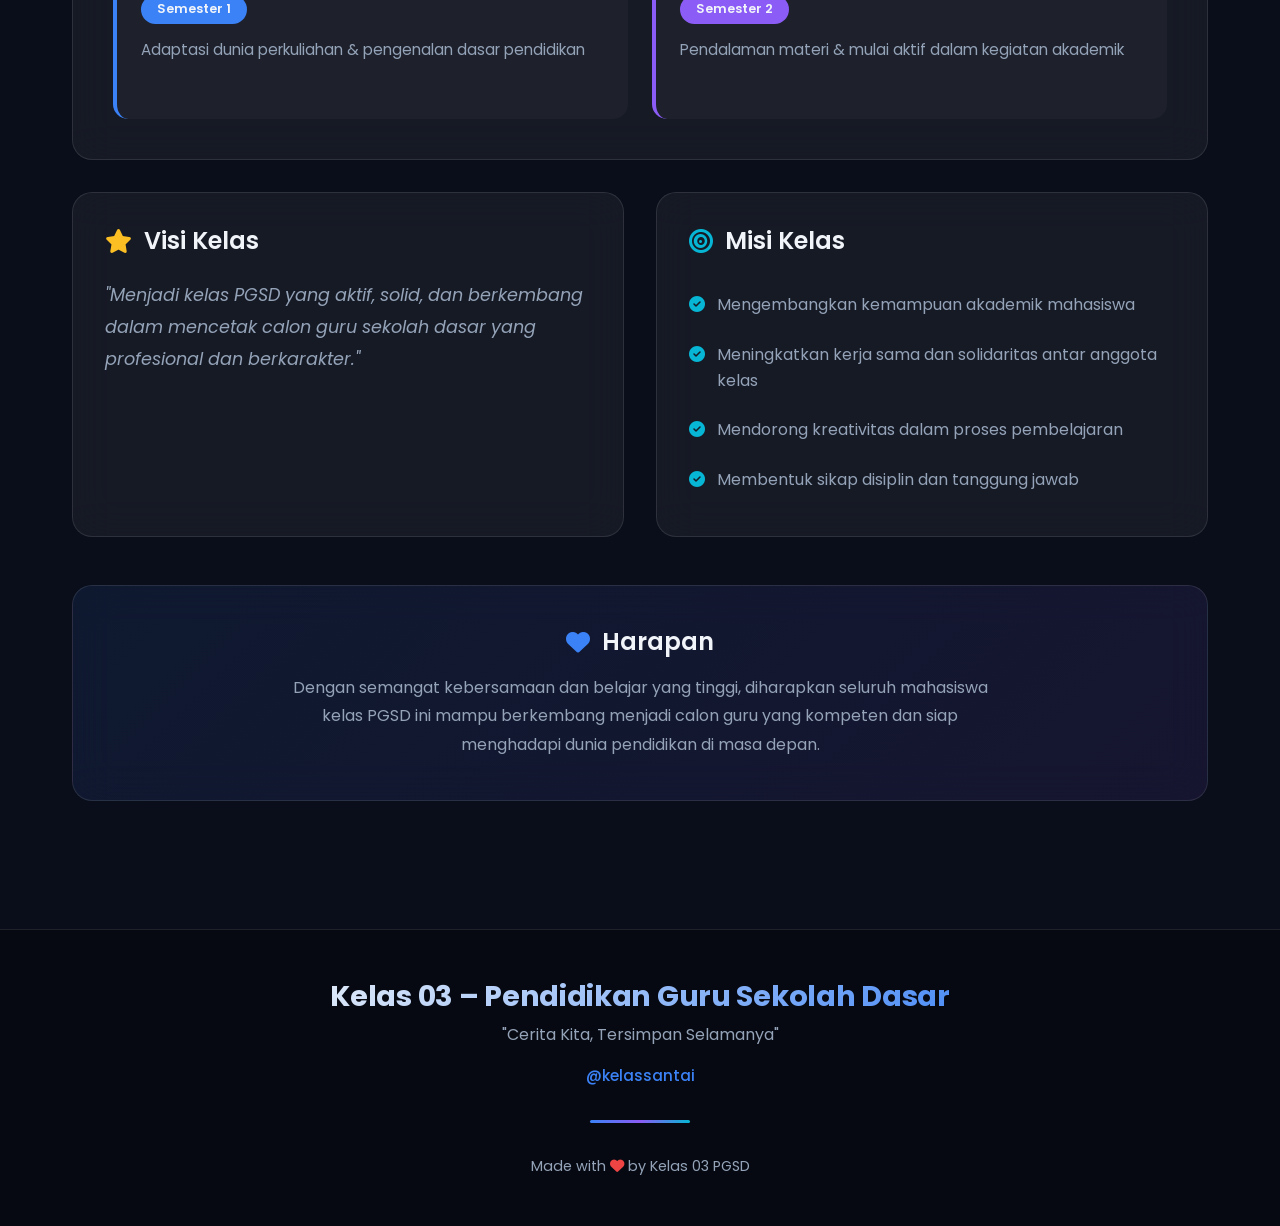
<file: Profil Kelas.html>
<!DOCTYPE html>
<html lang="id">
<head>
    <meta charset="UTF-8">
    <meta name="viewport" content="width=device-width, initial-scale=1.0">
    <title>Profil Kelas - Kelas 03 PGSD</title>
    
    <!-- SEO & Social Media Meta Tags -->
    <meta name="description" content="Profil Kelas 03 PGSD - Kenalan lebih dekat dengan anggota dan perjalanan akademik kami.">
    <meta name="keywords" content="Kelas 03, PGSD, Profil Kelas, Mahasiswa, Dosen">
    <meta name="theme-color" content="#0a0e1a">
    
    <!-- Open Graph / Facebook -->
    <meta property="og:type" content="website">
    <meta property="og:url" content="https://kelassantai.github.io/03/Profil%20Kelas.html">
    <meta property="og:title" content="Profil Kelas - Kelas 03 PGSD">
    <meta property="og:description" content="Kenalan lebih dekat dengan anggota dan perjalanan akademik Kelas 03 PGSD.">
    <meta property="og:image" content="https://kelassantai.github.io/03/logo-kelas-png.png">
    
    <!-- Twitter -->
    <meta property="twitter:card" content="summary_large_image">
    <meta property="twitter:url" content="https://kelassantai.github.io/03/Profil%20Kelas.html">
    <meta property="twitter:title" content="Profil Kelas - Kelas 03 PGSD">
    <meta property="twitter:description" content="Kenalan lebih dekat dengan anggota dan perjalanan akademik Kelas 03 PGSD.">
    <meta property="twitter:image" content="https://kelassantai.github.io/03/logo-kelas-png.png">">
    
    <link rel="preconnect" href="https://fonts.googleapis.com">
    <link rel="preconnect" href="https://fonts.gstatic.com" crossorigin>
    <link href="https://fonts.googleapis.com/css2?family=Poppins:wght@300;400;500;600;700&display=swap" rel="stylesheet">
    <link rel="stylesheet" href="https://cdnjs.cloudflare.com/ajax/libs/font-awesome/6.4.0/css/all.min.css">
    <link rel="stylesheet" href="style.css">
    <link rel="icon" type="image/png" href="logo-kelas-png.png">
</head>
<body>
    <!-- Logo Popup Overlay -->
    <div class="logo-popup" id="logoPopup">
        <img src="logo-kelas-png.png" alt="Logo Kelas 03" class="logo-popup-image">
    </div>

    <!-- Background Layers -->
    <div class="bg-layer bg-layer-1"></div>
    <div class="bg-layer bg-layer-2"></div>
    <div class="bg-layer bg-layer-3"></div>

    <!-- Navbar -->
    <nav class="navbar">
        <a href="index.html" class="nav-logo">KELASSANTAI.03</a>
        <ul class="nav-links" id="navLinks">
            <li><a href="index.html">Beranda</a></li>
            <li><a href="Profil Kelas.html" class="active">Profil Kelas</a></li>
            <li><a href="Acara kelas.html">Acara Kelas</a></li>
            <li><a href="Kontak.html">Kontak</a></li>
        </ul>
        <button class="mobile-menu-btn" id="mobileMenuBtn">
            <i class="fas fa-bars"></i>
        </button>
    </nav>

    <!-- Profil Kelas Section -->
    <section id="profil" class="page-content">
        <div class="section-header">
            <h2>Profil Kelas PGSD</h2>
            <p>Kenali lebih dekat dengan Kelas 03 PGSD</p>
        </div>

        <!-- Identitas Kelas -->
        <div class="profile-grid">
            <div class="card identity-card">
                <h3><i class="fas fa-id-card"></i> Identitas Kelas</h3>
                <div class="identity-item">
                    <span class="identity-label">Program Studi</span>
                    <span class="identity-value">Pendidikan Guru Sekolah Dasar (PGSD)</span>
                </div>
                <div class="identity-item">
                    <span class="identity-label">Tahun Masuk</span>
                    <span class="identity-value">1 September 2025</span>
                </div>
                <div class="identity-item">
                    <span class="identity-label">Semester Saat Ini</span>
                    <span class="identity-value">Semester 2</span>
                </div>
                <div class="identity-item">
                    <span class="identity-label">Jumlah Semester Dilalui</span>
                    <span class="identity-value">1 Semester</span>
                </div>
            </div>

            <div class="card dosen-card">
                <h3><i class="fas fa-chalkboard-teacher"></i> Pembimbing Akademik</h3>
                <div class="dosen-avatar">
                    <i class="fas fa-user-graduate"></i>
                </div>
                <h4 style="margin: 1rem 0 0.5rem;">IBU ANI RESTUNINGSIH</h4>
                <p style="color: var(--text-secondary);">Pembimbing Akademik</p>
            </div>

            <div class="card struktur-card">
                <h3><i class="fas fa-sitemap"></i> Struktur Organisasi</h3>
                <div class="struktur-item">
                    <i class="fas fa-crown"></i>
                    <div>
                        <div class="role">Ketua Kelas</div>
                        <div class="name">ALFA SOFFYAN N.A</div>
                    </div>
                </div>
                <div class="struktur-item">
                    <i class="fas fa-file-alt"></i>
                    <div>
                        <div class="role">Sekretaris</div>
                        <div class="name">-</div>
                    </div>
                </div>
                <div class="struktur-item">
                    <i class="fas fa-wallet"></i>
                    <div>
                        <div class="role">Bendahara</div>
                        <div class="name">-</div>
                    </div>
                </div>
            </div>
        </div>

        <!-- Statistik Mahasiswa Section -->
        <div class="stats-section">
            <h3 class="stats-title"><i class="fas fa-users"></i> Komposisi Mahasiswa</h3>
            <div class="stats-grid">
                <!-- Card Mahasiswa (Laki-laki) -->
                <div class="card stats-card mahasiswa-card">
                    <div class="stats-icon">
                        <i class="fas fa-male"></i>
                    </div>
                    <div class="stats-number">
                        <span class="counter" data-target="5">0</span>
                    </div>
                    <h4>Mahasiswa</h4>
                    <p>Laki-laki</p>
                </div>

                <!-- Card Mahasiswi (Perempuan) -->
                <div class="card stats-card mahasiswi-card">
                    <div class="stats-icon">
                        <i class="fas fa-female"></i>
                    </div>
                    <div class="stats-number">
                        <span class="counter" data-target="27">0</span>
                    </div>
                    <h4>Mahasiswa</h4>
                    <p>Perempuan</p>
                </div>

                <!-- Card Total -->
                <div class="card stats-card total-card">
                    <div class="stats-icon">
                        <i class="fas fa-users"></i>
                    </div>
                    <div class="stats-number">
                        <span class="counter" data-target="32">0</span>
                    </div>
                    <h4>Total</h4>
                    <p>Seluruh Mahasiswa</p>
                </div>
            </div>
        </div>

        <!-- Deskripsi Kelas -->
        <div class="deskripsi-section">
            <div class="card deskripsi-card">
                <h3><i class="fas fa-book-open"></i> Deskripsi Kelas</h3>
                <p>
                    Kelas PGSD ini merupakan kelompok mahasiswa yang sedang menempuh pendidikan untuk menjadi calon guru sekolah dasar yang profesional. Sejak memulai perkuliahan pada <strong>1 September 2025</strong>, kelas ini telah melewati semester pertama dengan berbagai proses adaptasi terhadap dunia perkuliahan.
                </p>
                <p>
                    Saat ini, di semester kedua, mahasiswa mulai lebih aktif dalam kegiatan akademik seperti diskusi, presentasi, serta pengenalan dasar keterampilan mengajar.
                </p>

                <!-- Perjalanan Akademik -->
                <h3 style="margin-top: 2rem;"><i class="fas fa-route"></i> Perjalanan Akademik</h3>
                <div class="perjalanan-timeline">
                    <div class="timeline-item">
                        <span class="timeline-badge">Semester 1</span>
                        <p class="timeline-content">Adaptasi dunia perkuliahan & pengenalan dasar pendidikan</p>
                    </div>
                    <div class="timeline-item sem2">
                        <span class="timeline-badge">Semester 2</span>
                        <p class="timeline-content">Pendalaman materi & mulai aktif dalam kegiatan akademik</p>
                    </div>
                </div>
            </div>
        </div>

        <!-- Visi Misi -->
        <div class="visi-misi-grid">
            <div class="card visi-card">
                <h3><i class="fas fa-star"></i> Visi Kelas</h3>
                <p>
                    "Menjadi kelas PGSD yang aktif, solid, dan berkembang dalam mencetak calon guru sekolah dasar yang profesional dan berkarakter."
                </p>
            </div>

            <div class="card misi-card">
                <h3><i class="fas fa-bullseye"></i> Misi Kelas</h3>
                <ul class="misi-list">
                    <li>
                        <i class="fas fa-check-circle"></i>
                        <span>Mengembangkan kemampuan akademik mahasiswa</span>
                    </li>
                    <li>
                        <i class="fas fa-check-circle"></i>
                        <span>Meningkatkan kerja sama dan solidaritas antar anggota kelas</span>
                    </li>
                    <li>
                        <i class="fas fa-check-circle"></i>
                        <span>Mendorong kreativitas dalam proses pembelajaran</span>
                    </li>
                    <li>
                        <i class="fas fa-check-circle"></i>
                        <span>Membentuk sikap disiplin dan tanggung jawab</span>
                    </li>
                </ul>
            </div>
        </div>

        <!-- Harapan -->
        <div class="card harapan-card">
            <h3><i class="fas fa-heart"></i> Harapan</h3>
            <p>
                Dengan semangat kebersamaan dan belajar yang tinggi, diharapkan seluruh mahasiswa kelas PGSD ini mampu berkembang menjadi calon guru yang kompeten dan siap menghadapi dunia pendidikan di masa depan.
            </p>
        </div>
    </section>

    <!-- Footer -->
    <footer class="footer">
        <div class="footer-content">
            <h2 class="footer-title">Kelas 03 – Pendidikan Guru Sekolah Dasar</h2>
            <p class="footer-tagline">"Cerita Kita, Tersimpan Selamanya"</p>
            <p class="footer-username">@kelassantai</p>
            
            <div class="footer-divider"></div>
            
            <p class="footer-bottom">
                Made with <i class="fas fa-heart"></i> by Kelas 03 PGSD
            </p>
        </div>
    </footer>

    <script>
        // Mobile Menu Toggle
        const mobileMenuBtn = document.getElementById('mobileMenuBtn');
        const navLinks = document.getElementById('navLinks');

        mobileMenuBtn.addEventListener('click', () => {
            navLinks.classList.toggle('active');
            const icon = mobileMenuBtn.querySelector('i');
            icon.classList.toggle('fa-bars');
            icon.classList.toggle('fa-times');
        });

        // Close mobile menu when clicking a link
        document.querySelectorAll('.nav-links a').forEach(link => {
            link.addEventListener('click', () => {
                navLinks.classList.remove('active');
                const icon = mobileMenuBtn.querySelector('i');
                icon.classList.add('fa-bars');
                icon.classList.remove('fa-times');
            });
        });

        // Counter Animation
        const counters = document.querySelectorAll('.counter');
        let hasAnimated = false;
        
        const animateCounters = () => {
            if (hasAnimated) return;
            hasAnimated = true;
            
            counters.forEach(counter => {
                const target = +counter.getAttribute('data-target');
                const duration = 2000; // 2 seconds
                const increment = target / (duration / 16); // 60fps
                let current = 0;
                
                const updateCounter = () => {
                    current += increment;
                    if (current < target) {
                        counter.textContent = Math.ceil(current);
                        requestAnimationFrame(updateCounter);
                    } else {
                        counter.textContent = target;
                    }
                };
                
                updateCounter();
            });
        };

        // Intersection Observer to trigger animation when section is visible
        const statsSection = document.querySelector('.stats-section');
        const observerOptions = {
            threshold: 0.1,
            rootMargin: '0px'
        };

        const observer = new IntersectionObserver((entries) => {
            entries.forEach(entry => {
                if (entry.isIntersecting) {
                    animateCounters();
                    observer.unobserve(entry.target);
                }
            });
        }, observerOptions);

        if (statsSection) {
            observer.observe(statsSection);
        }
        
        // Fallback: Also trigger animation after a short delay
        setTimeout(() => {
            if (!hasAnimated) {
                animateCounters();
            }
        }, 500);

        // Logo Popup
        const logoPopup = document.getElementById('logoPopup');
        const navLogo = document.querySelector('.nav-logo');

        if (navLogo && logoPopup) {
            navLogo.style.cursor = 'pointer';
            
            navLogo.addEventListener('click', (e) => {
                e.preventDefault();
                logoPopup.classList.add('active');
                
                setTimeout(() => {
                    logoPopup.classList.remove('active');
                }, 2000);
            });

            logoPopup.addEventListener('click', () => {
                logoPopup.classList.remove('active');
            });
        }
    </script>
</body>
</html>
</file>
<file: style.css>
* {
    margin: 0;
    padding: 0;
    box-sizing: border-box;
}

:root {
    --primary-dark: #0a0e1a;
    --secondary-dark: #111827;
    --accent-blue: #3b82f6;
    --accent-purple: #8b5cf6;
    --accent-cyan: #06b6d4;
    --text-primary: #f1f5f9;
    --text-secondary: #94a3b8;
    --glass-bg: rgba(255, 255, 255, 0.05);
    --glass-border: rgba(255, 255, 255, 0.1);
    --glow-blue: rgba(59, 130, 246, 0.3);
    --glow-purple: rgba(139, 92, 246, 0.3);
    --container-max: 1200px;
    --spacing-xs: 8px;
    --spacing-sm: 12px;
    --spacing-md: 16px;
    --spacing-lg: 24px;
    --spacing-xl: 32px;
}

html {
    scroll-behavior: smooth;
}

body {
    font-family: 'Poppins', sans-serif;
    background: var(--primary-dark);
    color: var(--text-primary);
    min-height: 100vh;
    overflow-x: hidden;
    line-height: 1.6;
}

/* Container for consistent width */
.container {
    width: 100%;
    max-width: var(--container-max);
    margin: 0 auto;
    padding: 0 var(--spacing-md);
}

/* Prevent text overflow */
p, h1, h2, h3, h4, h5, h6 {
    overflow-wrap: break-word;
    word-wrap: break-word;
    -webkit-hyphens: auto;
    hyphens: auto;
}

/* Responsive Heading Styles */
h1 {
    font-size: clamp(28px, 5vw, 72px);
    font-weight: 700;
    line-height: 1.2;
    letter-spacing: -0.02em;
    color: var(--text-primary);
}

h2 {
    font-size: clamp(24px, 4vw, 56px);
    font-weight: 700;
    line-height: 1.25;
    letter-spacing: -0.01em;
    color: var(--text-primary);
}

h3 {
    font-size: clamp(20px, 3vw, 48px);
    font-weight: 600;
    line-height: 1.3;
    color: var(--text-primary);
}

h4 {
    font-size: clamp(18px, 2.5vw, 36px);
    font-weight: 600;
    line-height: 1.35;
    color: var(--text-primary);
}

/* Make images responsive */
img {
    max-width: 100%;
    height: auto;
    display: block;
}

/* Ensure buttons are comfortable on mobile */
button, .btn, .cta-button {
    min-height: 44px;
    min-width: 44px;
    touch-action: manipulation;
}

/* Background Layers */
.bg-layer {
    position: fixed;
    top: 0;
    left: 0;
    width: 100%;
    height: 100%;
    pointer-events: none;
    z-index: -1;
}

.bg-layer-1 {
    background: linear-gradient(135deg, #0a0e1a 0%, #111827 50%, #0f172a 100%);
}

.bg-layer-2 {
    background: radial-gradient(ellipse at 20% 20%, rgba(59, 130, 246, 0.1) 0%, transparent 50%),
                radial-gradient(ellipse at 80% 80%, rgba(139, 92, 246, 0.1) 0%, transparent 50%);
}

.bg-layer-3 {
    background: radial-gradient(ellipse at 50% 50%, rgba(6, 182, 212, 0.05) 0%, transparent 70%);
}

/* Logo Popup */
.logo-popup {
    position: fixed;
    top: 0;
    left: 0;
    right: 0;
    bottom: 0;
    background: rgba(10, 14, 26, 0.95);
    backdrop-filter: blur(20px);
    display: flex;
    align-items: center;
    justify-content: center;
    z-index: 9999;
    opacity: 0;
    visibility: hidden;
    transition: all 0.4s ease;
}

.logo-popup.active {
    opacity: 1;
    visibility: visible;
}

.logo-popup-image {
    max-width: 80%;
    max-height: 80%;
    object-fit: contain;
    animation: logoPopupZoom 0.5s ease forwards;
}

.logo-placeholder {
    text-align: center;
    color: #667eea;
    animation: logoPopupZoom 0.5s ease forwards;
}

.logo-placeholder i {
    font-size: 80px;
    margin-bottom: 20px;
    opacity: 0.5;
}

.logo-placeholder p {
    font-size: 24px;
    font-weight: 600;
    margin-bottom: 10px;
    color: #fff;
}

.logo-placeholder span {
    font-size: 16px;
    color: #667eea;
    font-style: italic;
}

@keyframes logoPopupZoom {
    0% {
        transform: scale(0.5);
        opacity: 0;
    }
    100% {
        transform: scale(1);
        opacity: 1;
    }
}

/* Navbar */
.navbar {
    position: fixed;
    top: 0;
    left: 0;
    right: 0;
    padding: clamp(12px, 2vw, 20px) clamp(16px, 3vw, 32px);
    background: rgba(10, 14, 26, 0.8);
    backdrop-filter: blur(20px);
    border-bottom: 1px solid var(--glass-border);
    z-index: 1000;
    display: flex;
    justify-content: space-between;
    align-items: center;
}

.nav-logo {
    font-size: clamp(18px, 2.5vw, 24px);
    font-weight: 700;
    background: linear-gradient(135deg, var(--accent-blue), var(--accent-purple));
    -webkit-background-clip: text;
    -webkit-text-fill-color: transparent;
    background-clip: text;
    text-decoration: none;
}

.logo-popup-image {
    max-width: 85%;
    max-height: 85%;
    object-fit: contain;
    animation: logoPopupZoom 0.5s ease forwards;
    filter: drop-shadow(0 0 20px rgba(102, 126, 234, 0.6))
            drop-shadow(0 0 40px rgba(118, 75, 162, 0.4));
}

.nav-links {
    display: flex;
    gap: clamp(16px, 3vw, 32px);
    list-style: none;
}

.nav-links a {
    color: var(--text-secondary);
    text-decoration: none;
    font-weight: 500;
    font-size: clamp(12px, 1.5vw, 16px);
    transition: all 0.3s ease;
    position: relative;
}

.nav-links a:hover {
    color: var(--text-primary);
}

.nav-links a.active {
    color: var(--accent-blue);
}

.nav-links a::after {
    content: '';
    position: absolute;
    bottom: -5px;
    left: 0;
    width: 0;
    height: 2px;
    background: linear-gradient(90deg, var(--accent-blue), var(--accent-purple));
    transition: width 0.3s ease;
}

.nav-links a:hover::after,
.nav-links a.active::after {
    width: 100%;
}

.mobile-menu-btn {
    display: none;
    background: none;
    border: none;
    color: var(--text-primary);
    font-size: 1.5rem;
    cursor: pointer;
}

/* Hero Section */
.hero {
    position: relative;
    width: 100%;
    min-height: 100vh;
    display: flex;
    align-items: center;
    justify-content: center;
    text-align: center;
    overflow: hidden;
    padding: 80px 20px 60px;
}

.hero-bg {
    position: absolute;
    top: 0;
    left: 0;
    right: 0;
    bottom: 0;
    z-index: -1;
}

.hero-bg-gradient {
    position: absolute;
    top: 0;
    left: 0;
    right: 0;
    bottom: 0;
    background: linear-gradient(135deg, #0a0e1a 0%, #111827 50%, #0f172a 100%);
}

.hero-bg-glow {
    position: absolute;
    top: 50%;
    left: 50%;
    transform: translate(-50%, -50%);
    width: 150%;
    height: 150%;
    background: radial-gradient(ellipse at center, rgba(59, 130, 246, 0.15) 0%, transparent 60%);
    pointer-events: none;
}

.hero-content {
    max-width: 900px;
    width: 100%;
    animation: heroFadeIn 1s ease forwards;
}

/* Hero Slider - Behind Content */
.hero-slider {
    position: absolute;
    top: 0;
    left: 0;
    right: 0;
    bottom: 0;
    z-index: -1;
}

.hero-slide {
    position: absolute;
    top: 0;
    left: 0;
    right: 0;
    bottom: 0;
    opacity: 0;
    transition: opacity 1s ease;
}

.hero-slide.active {
    opacity: 1;
}

.hero-slide img {
    width: 100%;
    height: 100%;
    object-fit: cover;
    object-position: center;
}

.hero-slide-overlay {
    position: absolute;
    top: 0;
    left: 0;
    right: 0;
    bottom: 0;
    background: linear-gradient(135deg, rgba(10, 14, 26, 0.7) 0%, rgba(17, 24, 39, 0.6) 50%, rgba(15, 23, 42, 0.7) 100%);
}

/* Hero Slider Section - Below Hero */
.hero-slider-section {
    position: relative;
    width: 100%;
    height: 100vh;
    max-height: 800px;
    min-height: 500px;
    overflow: hidden;
    background: #0a0e1a;
}

.hero-slider-section .hero-slider {
    position: absolute;
    top: 0;
    left: 0;
    right: 0;
    bottom: 0;
    z-index: 1;
}

.hero-slider-section .hero-slide {
    position: absolute;
    top: 0;
    left: 0;
    right: 0;
    bottom: 0;
    opacity: 0;
    transition: opacity 1s ease;
    z-index: 1;
    background-size: cover;
    background-position: center center;
    background-repeat: no-repeat;
}

.hero-slider-section .hero-slide.active {
    opacity: 1;
}

.hero-slider-section .hero-slide img {
    display: none;
}

.hero-slider-section .hero-slider-nav {
    position: absolute;
    bottom: 20px;
    left: 50%;
    transform: translateX(-50%);
    display: flex;
    gap: 10px;
    z-index: 10;
}

.hero-slider-section .hero-slider-nav {
    position: absolute;
    bottom: 20px;
    left: 50%;
    transform: translateX(-50%);
    display: flex;
    gap: 10px;
    z-index: 10;
}

.hero-slider-section .slider-dot {
    width: 12px;
    height: 12px;
    border-radius: 50%;
    background: rgba(255, 255, 255, 0.4);
    border: none;
    cursor: pointer;
    transition: all 0.3s ease;
}

.hero-slider-section .slider-dot.active {
    background: var(--accent-blue);
    transform: scale(1.2);
}

.hero-slider-section .slider-dot:hover {
    background: rgba(255, 255, 255, 0.7);
}

.hero-slider-section .hero-slide img {
    display: none;
}

/* Hero Content - On Top */
.hero-content {
    text-align: center;
}

@keyframes heroFadeIn {
    from {
        opacity: 0;
        transform: translateY(30px);
    }
    to {
        opacity: 1;
        transform: translateY(0);
    }
}

.hero-badge {
    display: inline-flex;
    align-items: center;
    gap: 8px;
    padding: 12px 24px;
    background: rgba(59, 130, 246, 0.15);
    backdrop-filter: blur(10px);
    border: 1px solid rgba(59, 130, 246, 0.3);
    border-radius: 50px;
    font-size: clamp(12px, 2vw, 14px);
    color: var(--text-secondary);
    margin-bottom: clamp(16px, 3vw, 32px);
    animation: heroFadeIn 1s ease forwards;
    animation-delay: 0.2s;
    opacity: 0;
}

.hero-badge i {
    color: var(--accent-cyan);
    font-size: clamp(14px, 2.5vw, 16px);
}

.hero-content h1 {
    font-size: clamp(32px, 7vw, 72px);
    font-weight: 700;
    margin-bottom: clamp(8px, 2vw, 16px);
    background: linear-gradient(135deg, #ffffff 0%, var(--accent-blue) 50%, var(--accent-cyan) 100%);
    -webkit-background-clip: text;
    -webkit-text-fill-color: transparent;
    background-clip: text;
    line-height: 1.1;
    animation: heroFadeIn 1s ease forwards;
    animation-delay: 0.4s;
    opacity: 0;
}

.hero-content h1 .highlight {
    background: linear-gradient(135deg, var(--accent-blue), var(--accent-cyan));
    -webkit-background-clip: text;
    -webkit-text-fill-color: transparent;
    background-clip: text;
}

.hero-tagline {
    font-size: clamp(16px, 3vw, 24px);
    color: var(--text-secondary);
    margin-bottom: clamp(16px, 3vw, 32px);
    font-weight: 500;
    animation: heroFadeIn 1s ease forwards;
    animation-delay: 0.6s;
    opacity: 0;
}

.hero-subtitle {
    font-size: clamp(14px, 2.5vw, 18px);
    color: var(--text-secondary);
    line-height: 1.7;
    margin-bottom: clamp(24px, 4vw, 48px);
    max-width: 650px;
    margin-left: auto;
    margin-right: auto;
    animation: heroFadeIn 1s ease forwards;
    animation-delay: 0.8s;
    opacity: 0;
}

.hero-subtitle .highlight {
    color: var(--accent-blue);
    font-weight: 600;
}

.hero-cta {
    display: flex;
    gap: 16px;
    justify-content: center;
    flex-wrap: wrap;
    animation: heroFadeIn 1s ease forwards;
    animation-delay: 1s;
    opacity: 0;
}

.cta-button {
    display: inline-flex;
    align-items: center;
    gap: 8px;
    padding: clamp(12px, 2vw, 16px) clamp(20px, 4vw, 32px);
    background: linear-gradient(135deg, var(--accent-blue), var(--accent-purple));
    color: #ffffff;
    text-decoration: none;
    border-radius: 50px;
    font-weight: 600;
    font-size: clamp(14px, 2vw, 16px);
    transition: all 0.3s ease;
    box-shadow: 0 10px 30px rgba(59, 130, 246, 0.3);
    border: none;
    cursor: pointer;
}

.cta-button:hover {
    transform: translateY(-3px);
    box-shadow: 0 15px 40px rgba(59, 130, 246, 0.4);
}

.cta-button.secondary {
    background: rgba(255, 255, 255, 0.1);
    backdrop-filter: blur(10px);
    border: 1px solid rgba(255, 255, 255, 0.2);
    box-shadow: none;
}

.cta-button.secondary:hover {
    background: rgba(255, 255, 255, 0.2);
    box-shadow: 0 10px 30px rgba(255, 255, 255, 0.1);
}

.scroll-indicator {
    position: absolute;
    bottom: clamp(16px, 3vw, 32px);
    left: 50%;
    transform: translateX(-50%);
    display: flex;
    flex-direction: column;
    align-items: center;
    gap: 8px;
    color: var(--text-secondary);
    font-size: clamp(10px, 1.5vw, 12px);
    animation: bounce 2s infinite;
}

.scroll-indicator i {
    font-size: clamp(14px, 2vw, 18px);
}

@keyframes bounce {
    0%, 20%, 50%, 80%, 100% { transform: translateX(-50%) translateY(0); }
    40% { transform: translateX(-50%) translateY(-10px); }
    60% { transform: translateX(-50%) translateY(-5px); }
}

.hero-description .emoji-highlight {
    font-size: 1.3rem;
}

.cta-button {
    display: inline-flex;
    align-items: center;
    gap: 0.75rem;
    padding: 1rem 2.5rem;
    background: linear-gradient(135deg, var(--accent-blue), var(--accent-purple));
    color: white;
    text-decoration: none;
    border-radius: 50px;
    font-weight: 600;
    font-size: 1.1rem;
    transition: all 0.3s ease;
    box-shadow: 0 10px 40px var(--glow-blue);
    border: none;
    cursor: pointer;
}

.cta-button:hover {
    transform: translateY(-3px);
    box-shadow: 0 15px 50px var(--glow-purple);
}

/* Sections */
section {
    padding: clamp(40px, 8vw, 96px) clamp(16px, 4vw, 32px);
    max-width: 1200px;
    margin: 0 auto;
}

.section-header {
    text-align: center;
    margin-bottom: clamp(24px, 5vw, 64px);
}

.section-header h2 {
    font-size: clamp(1.75rem, 5vw, 3rem);
    font-weight: 700;
    margin-bottom: 0.75rem;
    background: linear-gradient(135deg, var(--text-primary), var(--accent-blue));
    -webkit-background-clip: text;
    -webkit-text-fill-color: transparent;
    background-clip: text;
    line-height: 1.3;
}

.section-header p {
    color: var(--text-secondary);
    font-size: clamp(14px, 2.5vw, 18px);
    max-width: 600px;
    margin: 0 auto;
    line-height: 1.7;
}

.section-icon {
    font-size: clamp(2rem, 5vw, 3rem);
    margin-bottom: 1rem;
}

/* Header Image Section */
.header-image-section {
    padding-top: 70px;
    margin-bottom: clamp(16px, 3vw, 32px);
}

.header-image-wrapper {
    position: relative;
    width: 100%;
    max-height: clamp(300px, 50vw, 500px);
    overflow: hidden;
    border-radius: 0 0 clamp(16px, 4vw, 30px) clamp(16px, 4vw, 30px);
}

.header-image {
    width: 100%;
    height: clamp(200px, 40vw, 450px);
    object-fit: cover;
    object-position: center;
    display: block;
    filter: brightness(0.85) contrast(1.05);
}

.header-overlay {
    position: absolute;
    top: 0;
    left: 0;
    right: 0;
    bottom: 0;
    background: linear-gradient(
        180deg,
        rgba(10, 14, 26, 0.4) 0%,
        rgba(10, 14, 26, 0.6) 50%,
        rgba(10, 14, 26, 0.8) 100%
    );
    pointer-events: none;
}

.header-content {
    position: absolute;
    bottom: 0;
    left: 0;
    right: 0;
    padding: 3rem 2rem;
    text-align: center;
    z-index: 10;
}

.header-badge {
    display: inline-flex;
    align-items: center;
    gap: 0.5rem;
    background: rgba(59, 130, 246, 0.3);
    backdrop-filter: blur(10px);
    padding: 0.5rem 1.5rem;
    border-radius: 50px;
    margin-bottom: 1rem;
    border: 1px solid rgba(255, 255, 255, 0.2);
    animation: fadeInDown 0.8s ease forwards;
}

.header-badge i {
    color: var(--accent-cyan);
}

.header-badge span {
    font-size: 0.9rem;
    font-weight: 500;
    color: var(--text-primary);
}

.header-content h2 {
    font-size: 3rem;
    font-weight: 700;
    margin-bottom: 0.5rem;
    background: linear-gradient(135deg, #ffffff, #e2e8f0);
    -webkit-background-clip: text;
    -webkit-text-fill-color: transparent;
    background-clip: text;
    animation: fadeInUp 0.8s ease forwards;
    animation-delay: 0.2s;
    opacity: 0;
}

.header-tagline {
    font-size: 1.2rem;
    color: rgba(255, 255, 255, 0.9);
    font-weight: 300;
    margin-bottom: 1.5rem;
    animation: fadeInUp 0.8s ease forwards;
    animation-delay: 0.4s;
    opacity: 0;
}

.header-divider {
    display: flex;
    align-items: center;
    justify-content: center;
    gap: 1rem;
    animation: fadeIn 0.8s ease forwards;
    animation-delay: 0.6s;
    opacity: 0;
}

.header-divider span {
    width: 60px;
    height: 2px;
    background: linear-gradient(90deg, transparent, rgba(255, 255, 255, 0.6), transparent);
}

.header-divider i {
    color: #ec4899;
    font-size: 1.2rem;
    animation: heartbeat 1.5s ease infinite;
}

@keyframes fadeIn {
    from { opacity: 0; }
    to { opacity: 1; }
}

@keyframes fadeInUp {
    from {
        opacity: 0;
        transform: translateY(20px);
    }
    to {
        opacity: 1;
        transform: translateY(0);
    }
}

@keyframes fadeInDown {
    from {
        opacity: 0;
        transform: translateY(-20px);
    }
    to {
        opacity: 1;
        transform: translateY(0);
    }
}

@keyframes heartbeat {
    0%, 100% { transform: scale(1); }
    50% { transform: scale(1.2); }
}

/* Article Section */
.article-section {
    padding-top: 0;
    padding-bottom: 0;
}

.article-container {
    max-width: 900px;
    margin: 0 auto;
}

.article-header {
    position: relative;
    width: 100%;
    max-height: 90vh;
    overflow: hidden;
    margin-bottom: 0;
}

.article-image {
    width: 100%;
    height: auto;
    min-height: 300px;
    display: block;
    filter: brightness(1) contrast(1.05) saturate(1.1);
}

.article-image-overlay {
    position: absolute;
    top: 0;
    left: 0;
    right: 0;
    bottom: 0;
    background: linear-gradient(
        180deg,
        rgba(10, 14, 26, 0.4) 0%,
        rgba(10, 14, 26, 0.6) 50%,
        rgba(10, 14, 26, 0.9) 100%
    );
}

.article-header-content {
    position: absolute;
    bottom: 0;
    left: 0;
    right: 0;
    padding: 3rem 2rem;
    text-align: center;
}

.article-category {
    display: inline-flex;
    align-items: center;
    gap: 8px;
    background: rgba(249, 115, 22, 0.9);
    color: #ffffff;
    padding: 8px 16px;
    border-radius: 50px;
    font-size: 0.85rem;
    font-weight: 500;
    margin-bottom: 1rem;
}

.article-header-content h1 {
    font-size: clamp(28px, 5vw, 48px);
    font-weight: 700;
    color: #ffffff;
    margin-bottom: 1rem;
    line-height: 1.2;
}

.article-meta {
    display: flex;
    flex-wrap: wrap;
    gap: 1.5rem;
    color: rgba(255, 255, 255, 0.9);
    font-size: 0.95rem;
}

.article-meta span {
    display: flex;
    align-items: center;
    gap: 8px;
}

.article-body {
    background: rgba(255, 255, 255, 0.03);
    border: 1px solid rgba(255, 255, 255, 0.1);
    border-radius: 20px;
    padding: 3rem;
}

.article-lead {
    font-size: clamp(28px, 5vw, 48px);
    color: #ffffff;
    line-height: 1.3;
    letter-spacing: -0.02em;
    margin-bottom: 1.5rem;
    font-weight: 700;
}

.article-body p {
    font-size: 1.1rem;
    color: rgba(255, 255, 255, 0.9);
    line-height: 1.9;
    margin-bottom: 1.5rem;
    font-family: 'Poppins', sans-serif;
}

.article-body h2 {
    font-size: clamp(24px, 4vw, 36px);
    font-weight: 700;
    color: #ffffff;
    margin: 2.5rem 0 1.5rem;
    display: flex;
    align-items: center;
    gap: 12px;
    line-height: 1.3;
    letter-spacing: -0.01em;
}

.article-body h2 i {
    color: #ec4899;
}

.article-quote {
    font-size: 1.3rem;
    color: var(--accent-blue);
    font-style: italic;
    text-align: center;
    padding: 2rem;
    margin: 2rem 0;
    border-left: 4px solid var(--accent-blue);
    border-right: 4px solid var(--accent-blue);
    background: rgba(59, 130, 246, 0.1);
    border-radius: 10px;
}

.article-body .back-btn {
    display: inline-flex;
    align-items: center;
    gap: 8px;
    margin-top: 2rem;
    padding: 14px 28px;
    background: linear-gradient(135deg, var(--accent-blue), var(--accent-purple));
    color: #ffffff;
    text-decoration: none;
    border-radius: 50px;
    font-weight: 600;
    font-size: 1rem;
    transition: all 0.3s ease;
    box-shadow: 0 10px 30px rgba(59, 130, 246, 0.3);
}

.article-body .back-btn:hover {
    transform: translateY(-3px);
    box-shadow: 0 15px 40px rgba(59, 130, 246, 0.4);
}

/* Activity Card Image */
.activity-img {
    width: 100%;
    height: 100%;
    object-fit: cover;
    border-radius: 15px;
}

/* Stats Section */
.stats-section {
    padding: 2rem 0;
    text-align: center;
}

.stats-title {
    font-size: 1.8rem;
    margin-bottom: 2rem;
    background: linear-gradient(135deg, var(--accent-blue), var(--accent-purple));
    -webkit-background-clip: text;
    -webkit-text-fill-color: transparent;
    background-clip: text;
}

.stats-title i {
    -webkit-text-fill-color: var(--accent-blue);
    margin-right: 0.5rem;
}

.stats-grid {
    display: grid;
    grid-template-columns: repeat(auto-fit, minmax(280px, 1fr));
    gap: 2rem;
    max-width: 1000px;
    margin: 0 auto;
}

.stats-card {
    padding: 2.5rem 2rem;
    border-radius: 20px;
    text-align: center;
    transition: all 0.4s ease;
    position: relative;
    overflow: hidden;
}

.stats-card::before {
    content: '';
    position: absolute;
    top: 0;
    left: 0;
    right: 0;
    height: 4px;
    background: linear-gradient(90deg, transparent, var(--accent-blue), transparent);
    opacity: 0;
    transition: opacity 0.3s ease;
}

.stats-card:hover::before {
    opacity: 1;
}

.stats-card:hover {
    transform: translateY(-10px);
    box-shadow: 0 20px 40px rgba(0, 0, 0, 0.3);
}

.stats-icon {
    width: 80px;
    height: 80px;
    border-radius: 50%;
    display: flex;
    align-items: center;
    justify-content: center;
    margin: 0 auto 1.5rem;
    font-size: 2.5rem;
    position: relative;
}

.mahasiswa-card .stats-icon {
    background: linear-gradient(135deg, rgba(59, 130, 246, 0.2), rgba(59, 130, 246, 0.1));
    color: var(--accent-blue);
    box-shadow: 0 0 30px rgba(59, 130, 246, 0.3);
}

.mahasiswi-card .stats-icon {
    background: linear-gradient(135deg, rgba(236, 72, 153, 0.2), rgba(236, 72, 153, 0.1));
    color: #ec4899;
    box-shadow: 0 0 30px rgba(236, 72, 153, 0.3);
}

.total-card .stats-icon {
    background: linear-gradient(135deg, rgba(139, 92, 246, 0.2), rgba(139, 92, 246, 0.1));
    color: var(--accent-purple);
    box-shadow: 0 0 30px rgba(139, 92, 246, 0.3);
}

.stats-number {
    font-size: 4rem;
    font-weight: 700;
    line-height: 1;
    margin-bottom: 0.5rem;
}

.mahasiswa-card .stats-number {
    color: #ffffff;
}

.mahasiswi-card .stats-number {
    color: #ffffff;
}

.total-card .stats-number {
    color: #ffffff;
}

.stats-card h4 {
    font-size: 1.3rem;
    margin-bottom: 0.25rem;
}

.stats-card p {
    color: var(--text-secondary);
    font-size: 0.95rem;
}

/* Animation for counter */
@keyframes countUp {
    0% {
        transform: translateY(20px);
        opacity: 0;
    }
    100% {
        transform: translateY(0);
        opacity: 1;
    }
}

.counter {
    animation: countUp 0.5s ease forwards;
}

/* Cards */
.card {
    background: var(--glass-bg);
    border: 1px solid var(--glass-border);
    border-radius: clamp(12px, 3vw, 20px);
    padding: clamp(16px, 4vw, 32px);
    backdrop-filter: blur(20px);
    transition: all 0.3s ease;
    overflow: hidden;
}

.card:hover {
    transform: translateY(-5px);
    border-color: var(--accent-blue);
    box-shadow: 0 20px 60px rgba(59, 130, 246, 0.1);
}

/* Profile Section */
.profile-grid {
    display: grid;
    grid-template-columns: repeat(auto-fit, minmax(280px, 1fr));
    gap: clamp(16px, 3vw, 32px);
    margin-bottom: clamp(24px, 4vw, 48px);
}

.identity-card {
    text-align: center;
}

.identity-card h3 {
    font-size: clamp(1.25rem, 3vw, 1.5rem);
    margin-bottom: clamp(12px, 2vw, 24px);
    color: var(--accent-blue);
    display: flex;
    align-items: center;
    justify-content: center;
    gap: 0.5rem;
    flex-wrap: wrap;
}

.identity-item {
    display: flex;
    justify-content: space-between;
    padding: 0.75rem 0;
    border-bottom: 1px solid var(--glass-border);
    gap: 8px;
}

.identity-item:last-child {
    border-bottom: none;
}

.identity-label {
    color: var(--text-secondary);
    font-size: clamp(13px, 2vw, 15px);
}

.identity-value {
    font-weight: 600;
    color: var(--text-primary);
    font-size: clamp(13px, 2vw, 15px);
    text-align: right;
}

.dosen-card {
    text-align: center;
}

.dosen-card h3 {
    font-size: clamp(1.25rem, 3vw, 1.5rem);
    margin-bottom: clamp(12px, 2vw, 24px);
    color: var(--accent-purple);
    display: flex;
    align-items: center;
    justify-content: center;
    gap: 0.5rem;
    flex-wrap: wrap;
}

.dosen-avatar {
    width: clamp(80px, 15vw, 100px);
    height: clamp(80px, 15vw, 100px);
    border-radius: 50%;
    background: linear-gradient(135deg, var(--accent-blue), var(--accent-purple));
    display: flex;
    align-items: center;
    justify-content: center;
    margin: 0 auto 1rem;
    font-size: clamp(2rem, 5vw, 2.5rem);
}

.struktur-card {
    text-align: center;
}

.struktur-card h3 {
    font-size: clamp(1.25rem, 3vw, 1.5rem);
    margin-bottom: clamp(12px, 2vw, 24px);
    color: var(--accent-cyan);
    display: flex;
    align-items: center;
    justify-content: center;
    gap: 0.5rem;
    flex-wrap: wrap;
}

.struktur-item {
    display: flex;
    align-items: center;
    gap: clamp(8px, 2vw, 16px);
    padding: clamp(8px, 2vw, 16px);
    background: rgba(255, 255, 255, 0.03);
    border-radius: 12px;
    overflow: hidden;
    margin-bottom: 0.75rem;
}

.struktur-item:last-child {
    margin-bottom: 0;
}

.struktur-item i {
    font-size: 1.5rem;
    color: var(--accent-blue);
}

.struktur-item .role {
    color: var(--text-secondary);
    font-size: 0.9rem;
}

.struktur-item .name {
    font-weight: 600;
}

/* Deskripsi Kelas */
.deskripsi-section {
    margin-top: 3rem;
}

.deskripsi-card {
    padding: 2.5rem;
}

.deskripsi-card h3 {
    font-size: 1.8rem;
    margin-bottom: 1.5rem;
    display: flex;
    align-items: center;
    gap: 0.75rem;
}

.deskripsi-card h3 i {
    color: var(--accent-blue);
}

.deskripsi-card p {
    color: var(--text-secondary);
    line-height: 1.8;
    margin-bottom: 2rem;
}

/* Perjalanan Akademik */
.perjalanan-timeline {
    display: grid;
    grid-template-columns: repeat(auto-fit, minmax(250px, 1fr));
    gap: 1.5rem;
    margin-top: 2rem;
}

.timeline-item {
    background: rgba(255, 255, 255, 0.03);
    border-radius: 15px;
    padding: 1.5rem;
    border-left: 4px solid var(--accent-blue);
    transition: all 0.3s ease;
}

.timeline-item:hover {
    background: rgba(255, 255, 255, 0.06);
    transform: translateX(5px);
}

.timeline-item.sem2 {
    border-left-color: var(--accent-purple);
}

.timeline-badge {
    display: inline-block;
    padding: 0.25rem 1rem;
    background: var(--accent-blue);
    border-radius: 20px;
    font-size: 0.8rem;
    font-weight: 600;
    margin-bottom: 0.75rem;
}

.timeline-item.sem2 .timeline-badge {
    background: var(--accent-purple);
}

.timeline-content {
    color: var(--text-secondary);
    font-size: 0.95rem;
}

/* Visi Misi */
.visi-misi-grid {
    display: grid;
    grid-template-columns: repeat(auto-fit, minmax(300px, 1fr));
    gap: 2rem;
    margin-top: 2rem;
}

.visi-card, .misi-card {
    padding: 2rem;
}

.visi-card h3, .misi-card h3 {
    font-size: 1.5rem;
    margin-bottom: 1.5rem;
    display: flex;
    align-items: center;
    gap: 0.75rem;
}

.visi-card h3 i {
    color: #fbbf24;
}

.misi-card h3 i {
    color: var(--accent-cyan);
}

.visi-card p {
    color: var(--text-secondary);
    line-height: 1.8;
    font-style: italic;
    font-size: 1.1rem;
}

.misi-list {
    list-style: none;
}

.misi-list li {
    display: flex;
    align-items: flex-start;
    gap: 0.75rem;
    padding: 0.75rem 0;
    color: var(--text-secondary);
}

.misi-list li i {
    color: var(--accent-cyan);
    margin-top: 0.25rem;
}

/* Harapan */
.harapan-card {
    margin-top: 3rem;
    text-align: center;
    padding: 2.5rem;
    background: linear-gradient(135deg, rgba(59, 130, 246, 0.1), rgba(139, 92, 246, 0.1));
}

.harapan-card h3 {
    font-size: 1.5rem;
    margin-bottom: 1rem;
    display: flex;
    align-items: center;
    justify-content: center;
    gap: 0.75rem;
}

.harapan-card h3 i {
    color: var(--accent-blue);
}

.harapan-card p {
    color: var(--text-secondary);
    line-height: 1.8;
    max-width: 700px;
    margin: 0 auto;
}

/* Acara Section */
.acara-empty {
    text-align: center;
    padding: 4rem 2rem;
}

.acara-empty-icon {
    font-size: 5rem;
    margin-bottom: 1.5rem;
    opacity: 0.5;
}

.acara-empty h3 {
    font-size: 1.5rem;
    margin-bottom: 1rem;
    color: var(--text-secondary);
}

.acara-empty p {
    color: var(--text-secondary);
    max-width: 500px;
    margin: 0 auto;
    line-height: 1.8;
}

.coming-soon-badge {
    display: inline-flex;
    align-items: center;
    gap: 0.5rem;
    padding: 0.75rem 1.5rem;
    background: linear-gradient(135deg, var(--accent-blue), var(--accent-purple));
    border-radius: 50px;
    font-weight: 600;
    margin-top: 1.5rem;
    animation: pulse 2s infinite;
}

@keyframes pulse {
    0%, 100% { transform: scale(1); }
    50% { transform: scale(1.05); }
}

/* Contact Section */
.contact-grid {
    display: grid;
    grid-template-columns: repeat(auto-fit, minmax(260px, 1fr));
    gap: clamp(16px, 3vw, 32px);
}

.contact-card {
    text-align: center;
    padding: clamp(20px, 4vw, 40px) clamp(16px, 3vw, 32px);
    transition: all 0.3s ease;
}

.contact-card:hover {
    transform: translateY(-10px);
}

.contact-icon {
    width: clamp(60px, 12vw, 80px);
    height: clamp(60px, 12vw, 80px);
    border-radius: 50%;
    display: flex;
    align-items: center;
    justify-content: center;
    margin: 0 auto clamp(12px, 2vw, 24px);
    font-size: clamp(1.5rem, 4vw, 2rem);
}

.contact-card.whatsapp .contact-icon {
    background: linear-gradient(135deg, #25D366, #128C7E);
}

.contact-card.instagram .contact-icon {
    background: linear-gradient(135deg, #f09433, #e6683c, #dc2743, #cc2366, #bc1888);
}

.contact-card.email .contact-icon {
    background: linear-gradient(135deg, var(--accent-blue), var(--accent-purple));
}

.contact-card h3 {
    font-size: clamp(1rem, 3vw, 1.2rem);
    margin-bottom: 0.5rem;
}

.contact-card .contact-label {
    color: var(--text-secondary);
    font-size: clamp(13px, 2.5vw, 14px);
    margin-bottom: clamp(8px, 2vw, 16px);
}

.contact-card .contact-value {
    font-weight: 600;
    font-size: clamp(14px, 3vw, 18px);
    word-break: break-all;
    line-height: 1.4;
}

.contact-link {
    display: inline-flex;
    align-items: center;
    gap: 0.5rem;
    padding: 0.75rem 1.5rem;
    background: rgba(255, 255, 255, 0.1);
    border-radius: 30px;
    color: var(--text-primary);
    text-decoration: none;
    font-weight: 500;
    margin-top: 1rem;
    transition: all 0.3s ease;
}

.contact-link:hover {
    background: rgba(255, 255, 255, 0.2);
    transform: translateY(-2px);
}

/* Footer */
.footer {
    margin-top: 4rem;
    padding: 3rem 2rem;
    background: rgba(0, 0, 0, 0.3);
    border-top: 1px solid var(--glass-border);
    text-align: center;
}

.footer-content {
    max-width: 800px;
    margin: 0 auto;
}

.footer-title {
    font-size: 1.8rem;
    font-weight: 700;
    margin-bottom: 0.5rem;
    background: linear-gradient(135deg, var(--text-primary), var(--accent-blue));
    -webkit-background-clip: text;
    -webkit-text-fill-color: transparent;
    background-clip: text;
}

.footer-tagline {
    color: var(--text-secondary);
    font-size: 1rem;
    margin-bottom: 1rem;
}

.footer-username {
    color: var(--accent-blue);
    font-weight: 500;
    font-size: 0.95rem;
}

.footer-divider {
    width: 100px;
    height: 3px;
    background: linear-gradient(90deg, var(--accent-blue), var(--accent-purple), var(--accent-cyan));
    margin: 2rem auto;
    border-radius: 5px;
}

.footer-bottom {
    color: var(--text-secondary);
    font-size: 0.9rem;
}

.footer-bottom i {
    color: #ef4444;
}

/* Activity/Event Cards */
.activity-grid {
    display: grid;
    grid-template-columns: repeat(auto-fit, minmax(320px, 1fr));
    gap: 2rem;
    margin-top: 2rem;
}

.activity-card {
    background: var(--glass-bg);
    border: 1px solid var(--glass-border);
    border-radius: clamp(12px, 3vw, 20px);
    overflow: hidden;
    transition: all 0.3s ease;
}

.activity-card:hover {
    transform: translateY(-10px);
    border-color: var(--accent-blue);
    box-shadow: 0 20px 60px rgba(59, 130, 246, 0.15);
}

.activity-image {
    width: 100%;
    height: clamp(150px, 30vw, 200px);
    object-fit: cover;
    background: linear-gradient(135deg, var(--secondary-dark), var(--primary-dark));
    display: flex;
    align-items: center;
    justify-content: center;
    font-size: clamp(2.5rem, 8vw, 4rem);
}

.activity-image img {
    width: 100%;
    height: 100%;
    object-fit: cover;
}

.activity-content {
    padding: clamp(12px, 3vw, 24px);
}

.activity-content h3 {
    font-size: clamp(1.1rem, 3vw, 1.3rem);
    margin-bottom: 0.75rem;
    color: var(--text-primary);
}

.activity-content .narasi-box {
    margin-bottom: 12px;
}

.activity-content .narasi-box .tanggal,
.activity-content .narasi-box .waktu,
.activity-content .narasi-box .lokasi {
    display: flex;
    align-items: center;
    gap: 6px;
    font-size: 12px;
    color: var(--text-secondary);
    margin-bottom: 4px;
}

.activity-content .narasi-box .tanggal i,
.activity-content .narasi-box .waktu i,
.activity-content .narasi-box .lokasi i {
    color: var(--accent-blue);
    font-size: 11px;
    width: 16px;
}

.activity-content .narasi-box .narasi {
    color: var(--text-secondary);
    font-size: 12px;
    line-height: 1.6;
    margin-top: 10px;
    font-family: 'Poppins', sans-serif;
}

.activity-content p {
    color: var(--text-secondary);
    font-size: clamp(13px, 2.5vw, 15px);
    line-height: 1.6;
    margin-bottom: clamp(12px, 2vw, 24px);
}

.read-more-btn {
    display: inline-flex;
    align-items: center;
    gap: 0.5rem;
    padding: clamp(10px, 2vw, 12px) clamp(16px, 3vw, 24px);
    background: linear-gradient(135deg, var(--accent-blue), var(--accent-purple));
    color: white;
    text-decoration: none;
    border-radius: 30px;
    font-weight: 500;
    font-size: clamp(13px, 2.5vw, 14px);
    transition: all 0.3s ease;
    border: none;
    cursor: pointer;
    min-height: 44px;
}

.read-more-btn:hover {
    transform: translateY(-2px);
    box-shadow: 0 10px 30px var(--glow-blue);
}

/* Detail Page Styles */
.detail-container {
    max-width: 900px;
    margin: 0 auto;
    padding: 2rem;
}

.detail-image {
    width: 100%;
    height: 400px;
    border-radius: 20px;
    overflow: hidden;
    margin-bottom: 2rem;
    background: linear-gradient(135deg, var(--secondary-dark), var(--primary-dark));
    display: flex;
    align-items: center;
    justify-content: center;
    font-size: 6rem;
}

.detail-image img {
    width: 100%;
    height: 100%;
    object-fit: cover;
}

.detail-content {
    background: var(--glass-bg);
    border: 1px solid var(--glass-border);
    border-radius: 20px;
    padding: 2.5rem;
    backdrop-filter: blur(20px);
}

.detail-content h1 {
    font-size: 2rem;
    margin-bottom: 1rem;
    background: linear-gradient(135deg, var(--text-primary), var(--accent-blue));
    -webkit-background-clip: text;
    -webkit-text-fill-color: transparent;
    background-clip: text;
}

.detail-meta {
    display: flex;
    gap: 2rem;
    margin-bottom: 2rem;
    flex-wrap: wrap;
}

.detail-meta-item {
    display: flex;
    align-items: center;
    gap: 0.5rem;
    color: var(--text-secondary);
    font-size: 0.95rem;
}

.detail-meta-item i {
    color: var(--accent-blue);
}

.detail-content p {
    color: var(--text-secondary);
    line-height: 1.8;
    margin-bottom: 1.5rem;
}

.back-btn {
    display: inline-flex;
    align-items: center;
    gap: 0.5rem;
    padding: 0.75rem 1.5rem;
    background: rgba(255, 255, 255, 0.1);
    border: 1px solid var(--glass-border);
    border-radius: 30px;
    color: var(--text-primary);
    text-decoration: none;
    font-weight: 500;
    margin-top: 2rem;
    transition: all 0.3s ease;
}

.back-btn:hover {
    background: rgba(255, 255, 255, 0.2);
    transform: translateX(-5px);
}

/* Modal Popup */
.modal-overlay {
    position: fixed;
    top: 0;
    left: 0;
    right: 0;
    bottom: 0;
    background: rgba(0, 0, 0, 0.8);
    backdrop-filter: blur(10px);
    display: flex;
    align-items: center;
    justify-content: center;
    z-index: 2000;
    opacity: 0;
    visibility: hidden;
    transition: all 0.3s ease;
}

.modal-overlay.active {
    opacity: 1;
    visibility: visible;
}

.modal-content {
    background: var(--glass-bg);
    border: 1px solid var(--glass-border);
    border-radius: 20px;
    padding: 2.5rem;
    max-width: 450px;
    width: 90%;
    text-align: center;
    transform: scale(0.9);
    transition: all 0.3s ease;
    backdrop-filter: blur(20px);
}

.modal-overlay.active .modal-content {
    transform: scale(1);
}

.modal-icon {
    font-size: 4rem;
    margin-bottom: 1.5rem;
}

.modal-content h3 {
    font-size: 1.5rem;
    margin-bottom: 1rem;
    color: var(--text-primary);
}

.modal-content p {
    color: var(--text-secondary);
    margin-bottom: 1.5rem;
    line-height: 1.6;
}

.modal-close {
    padding: 0.75rem 2rem;
    background: linear-gradient(135deg, var(--accent-blue), var(--accent-purple));
    color: white;
    border: none;
    border-radius: 30px;
    font-weight: 500;
    cursor: pointer;
    transition: all 0.3s ease;
}

.modal-close:hover {
    transform: translateY(-2px);
    box-shadow: 0 10px 30px var(--glow-blue);
}

/* Loading Animation */
.loading-spinner {
    width: 50px;
    height: 50px;
    border: 4px solid var(--glass-border);
    border-top-color: var(--accent-blue);
    border-radius: 50%;
    animation: spin 1s linear infinite;
    margin: 0 auto 1.5rem;
}

@keyframes spin {
    to { transform: rotate(360deg); }
}

/* Page Content */
.page-content {
    padding-top: clamp(70px, 10vh, 80px);
    padding-left: clamp(16px, 3vw, 32px);
    padding-right: clamp(16px, 3vw, 32px);
    padding-bottom: clamp(32px, 5vw, 64px);
    min-height: calc(100vh - 200px);
}

/* Mobile Responsive - Max Width 768px */
@media (max-width: 768px) {
    /* Reset and Base for Mobile */
    body {
        font-size: 14px;
        line-height: 1.5;
    }

    /* Navbar Mobile - Smaller and Tappable */
    .navbar {
        padding: 10px 12px !important;
        height: 60px;
    }

    .nav-logo {
        font-size: 16px !important;
        padding: 0;
    }

    .mobile-menu-btn {
        display: flex !important;
        font-size: 20px !important;
        padding: 8px !important;
        min-width: 44px !important;
        min-height: 44px !important;
        justify-content: center;
        align-items: center;
    }

    .nav-links {
        position: fixed !important;
        top: 60px !important;
        left: 0 !important;
        right: 0 !important;
        background: rgba(10, 14, 26, 0.98) !important;
        backdrop-filter: blur(20px);
        flex-direction: column !important;
        padding: 12px !important;
        gap: 0 !important;
        transform: translateY(-100%) !important;
        opacity: 0 !important;
        visibility: hidden !important;
        transition: all 0.3s ease !important;
        z-index: 999 !important;
        border-top: 1px solid var(--glass-border);
    }

    .nav-links.active {
        transform: translateY(0) !important;
        opacity: 1 !important;
        visibility: visible !important;
    }

    .nav-links a {
        font-size: 15px !important;
        padding: 14px 12px !important;
        text-align: left !important;
        border-bottom: 1px solid var(--glass-border) !important;
        min-height: 48px !important;
        display: flex !important;
        align-items: center !important;
    }

    .nav-links a:last-child {
        border-bottom: none !important;
    }

    /* Sections Mobile */
    section {
        padding: 24px 12px !important;
    }

    .section-header {
        margin-bottom: 20px !important;
    }

    .section-header h2 {
        font-size: 22px !important;
        line-height: 1.3 !important;
    }

    .section-header p {
        font-size: 13px !important;
        line-height: 1.5 !important;
    }

    .section-icon {
        font-size: 28px !important;
    }

    /* Hero Mobile */
    .hero {
        padding: 70px 12px 60px !important;
        min-height: auto !important;
    }

    .hero-content {
        padding: 0 !important;
        text-align: center !important;
    }

    .hero-badge {
        font-size: 11px !important;
        padding: 6px 12px !important;
        margin-bottom: 12px !important;
    }

    .hero h1 {
        font-size: 28px !important;
        line-height: 1.2 !important;
        margin-bottom: 12px !important;
    }

    .hero-tagline {
        font-size: 14px !important;
        margin-bottom: 12px !important;
    }

    .hero-subtitle {
        font-size: 13px !important;
        line-height: 1.5 !important;
        margin-bottom: 20px !important;
    }

    .hero-cta {
        flex-direction: column !important;
        align-items: center !important;
        gap: 10px !important;
    }

    .cta-button {
        width: 100% !important;
        max-width: 260px !important;
        padding: 12px 16px !important;
        font-size: 13px !important;
        justify-content: center !important;
        min-height: 44px !important;
    }

    /* Hero Slider Mobile */
    .hero-slider-nav {
        bottom: 15px !important;
    }

    .slider-dot {
        width: 10px !important;
        height: 10px !important;
    }

    /* Cards Mobile */
    .card {
        padding: 16px !important;
        border-radius: 12px !important;
        margin-bottom: 12px !important;
    }

    .card h3 {
        font-size: 16px !important;
        margin-bottom: 10px !important;
    }

    .card p {
        font-size: 13px !important;
        line-height: 1.5 !important;
    }

    /* Grid Mobile */
    .profile-grid,
    .visi-misi-grid,
    .contact-grid {
        grid-template-columns: 1fr !important;
        gap: 12px !important;
    }

    .activity-card {
        border-radius: 12px !important;
        margin-bottom: 12px !important;
    }

    .activity-image {
        height: 140px !important;
    }

    .activity-content {
        padding: 12px !important;
    }

    .activity-content h3 {
        font-size: 15px !important;
        margin-bottom: 6px !important;
    }

    .activity-content p {
        font-size: 12px !important;
        margin-bottom: 10px !important;
    }

    .read-more-btn {
        padding: 10px 16px !important;
        font-size: 12px !important;
        min-height: 40px !important;
    }

    /* Contact Cards Mobile */
    .contact-card {
        padding: 16px !important;
    }

    .contact-icon {
        width: 50px !important;
        height: 50px !important;
        font-size: 20px !important;
        margin-bottom: 10px !important;
    }

    .contact-card h3 {
        font-size: 14px !important;
    }

    .contact-card .contact-label {
        font-size: 11px !important;
        margin-bottom: 8px !important;
    }

    .contact-card .contact-value {
        font-size: 13px !important;
    }

    /* Stats Cards Mobile */
    .stats-card {
        padding: 16px !important;
    }

    .stats-icon {
        width: 50px !important;
        height: 50px !important;
        font-size: 20px !important;
    }

    .stats-number {
        font-size: 24px !important;
    }

    .stats-card h4 {
        font-size: 14px !important;
    }

    /* Identity Card Mobile */
    .identity-item {
        padding: 8px 0 !important;
    }

    .identity-label,
    .identity-value {
        font-size: 12px !important;
    }

    /* Dosen Card Mobile */
    .dosen-avatar {
        width: 70px !important;
        height: 70px !important;
        font-size: 28px !important;
    }

    /* Header Image Mobile */
    .header-image-section {
        padding-top: 60px !important;
    }

    .header-image-wrapper {
        border-radius: 0 0 12px 12px !important;
    }

    .header-image {
        height: 180px !important;
    }

    /* Footer Mobile */
    .footer {
        padding: 24px 12px !important;
        text-align: center !important;
    }

    .footer-title {
        font-size: 16px !important;
        margin-bottom: 8px !important;
    }

    .footer-tagline {
        font-size: 12px !important;
        margin-bottom: 8px !important;
    }

    .footer-username {
        font-size: 13px !important;
    }

    .footer-divider {
        margin: 12px 0 !important;
    }

    .footer-bottom {
        font-size: 11px !important;
    }

    /* Page Content Mobile */
    .page-content {
        padding-top: 70px !important;
        padding-left: 12px !important;
        padding-right: 12px !important;
        padding-bottom: 24px !important;
    }

    /* Article Section Mobile */
    .article-container {
        padding: 0 !important;
    }

    .article-header {
        margin-bottom: 0 !important;
        max-height: 40vh !important;
    }

    .article-image {
        width: 100% !important;
        height: auto !important;
        max-height: 50vh !important;
        min-height: 200px !important;
        object-fit: cover !important;
    }

    .article-body {
        padding: 16px 12px !important;
        border-radius: 12px !important;
    }

    /* All Text Mobile */
    p, span, li {
        font-size: 13px !important;
        line-height: 1.5 !important;
    }

    h1 { font-size: clamp(28px, 6vw, 36px) !important; }
    h2 { font-size: clamp(24px, 5vw, 28px) !important; }
    h3 { font-size: clamp(20px, 4vw, 24px) !important; }
    h4 { font-size: clamp(18px, 3.5vw, 22px) !important; }
    h5 { font-size: 16px !important; }
    h6 { font-size: 14px !important; }

    /* Hero Slider Section Mobile - 70vh, background-position top */
    .hero-slider-section {
        height: 70vh !important;
        min-height: 350px !important;
    }

    .hero-slider-section .hero-slide {
        background-position: center top !important;
        background-size: cover !important;
    }

    .hero-slider-section .hero-slider-nav {
        bottom: 15px !important;
        opacity: 0.6;
    }

    .hero-slider-section .slider-dot {
        width: 8px !important;
        height: 8px !important;
    }
}

/* Tablet Responsive */
@media (min-width: 769px) and (max-width: 1024px) {
    .hero h1 {
        font-size: clamp(36px, 5vw, 48px) !important;
    }

    .hero-subtitle {
        font-size: 15px !important;
    }

    .cta-button {
        padding: 12px 20px !important;
        font-size: 14px !important;
    }

    .card {
        padding: 20px !important;
    }
}
</file>
